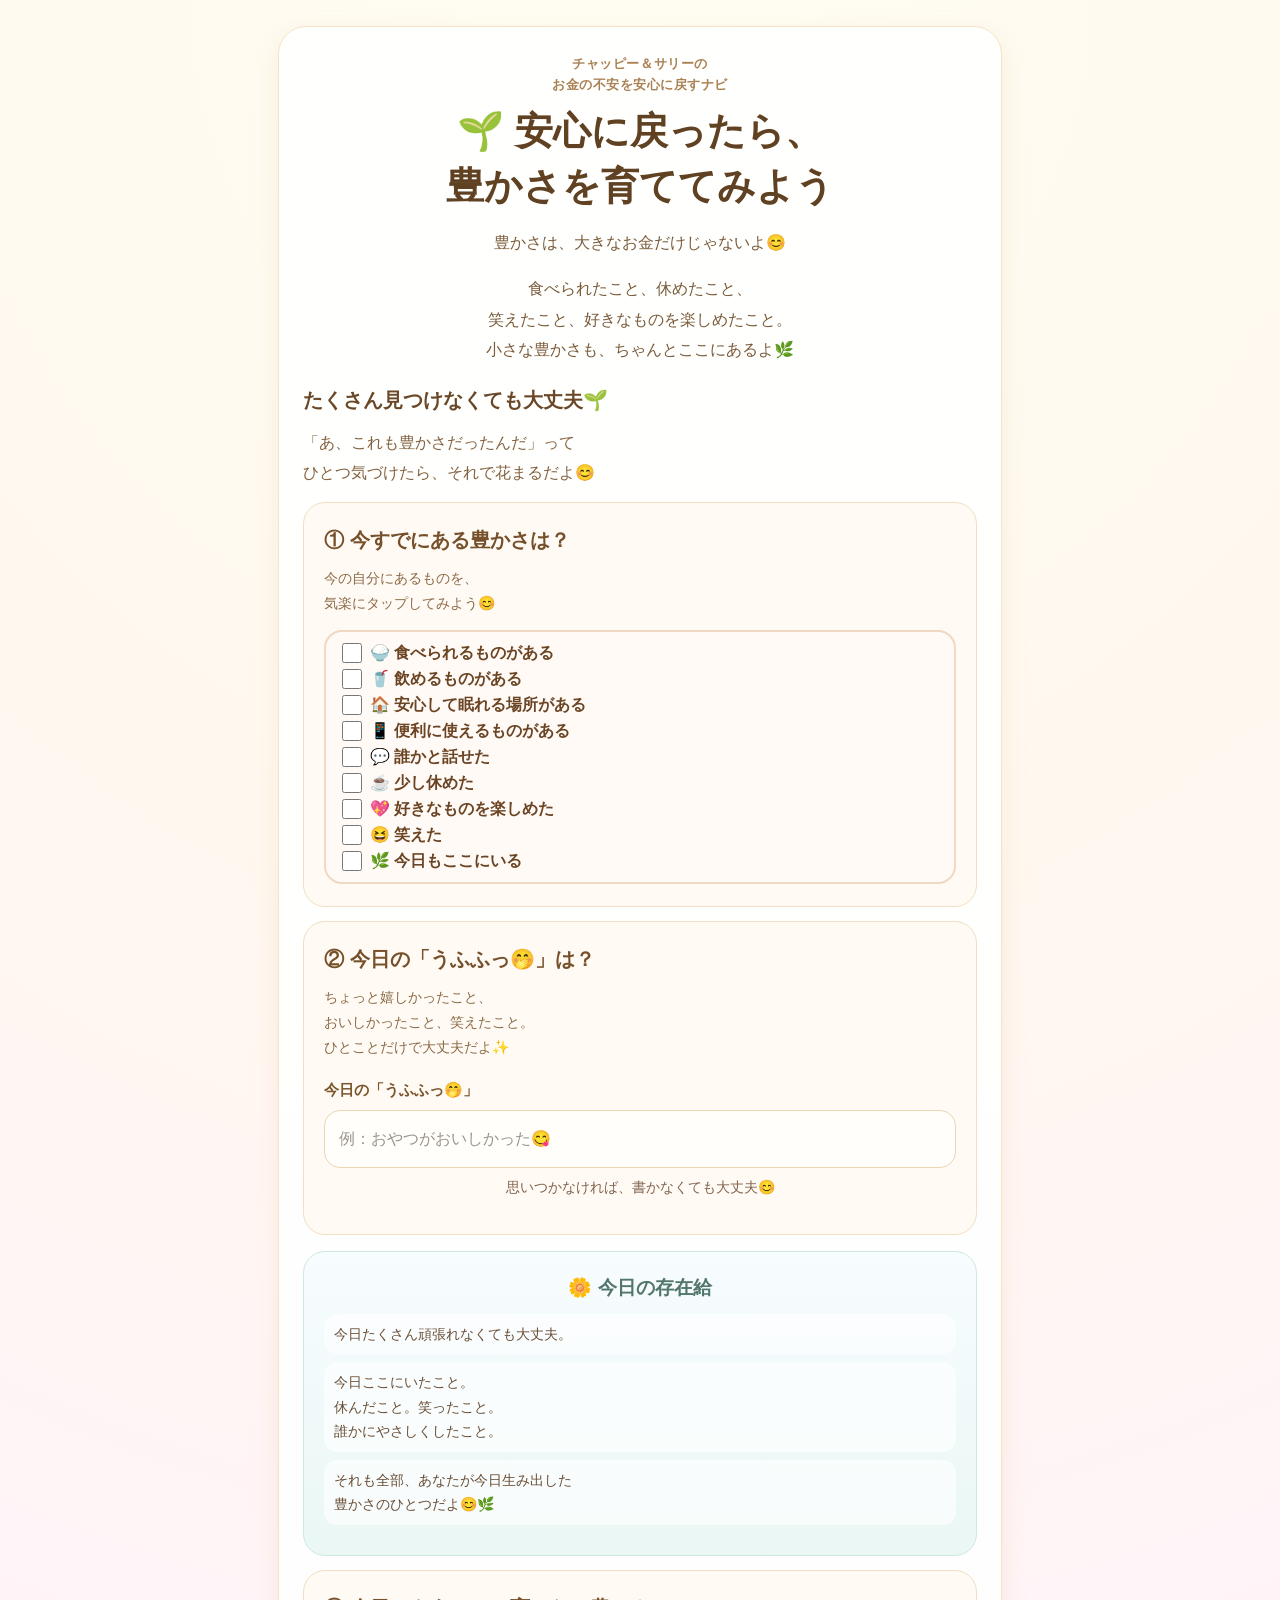
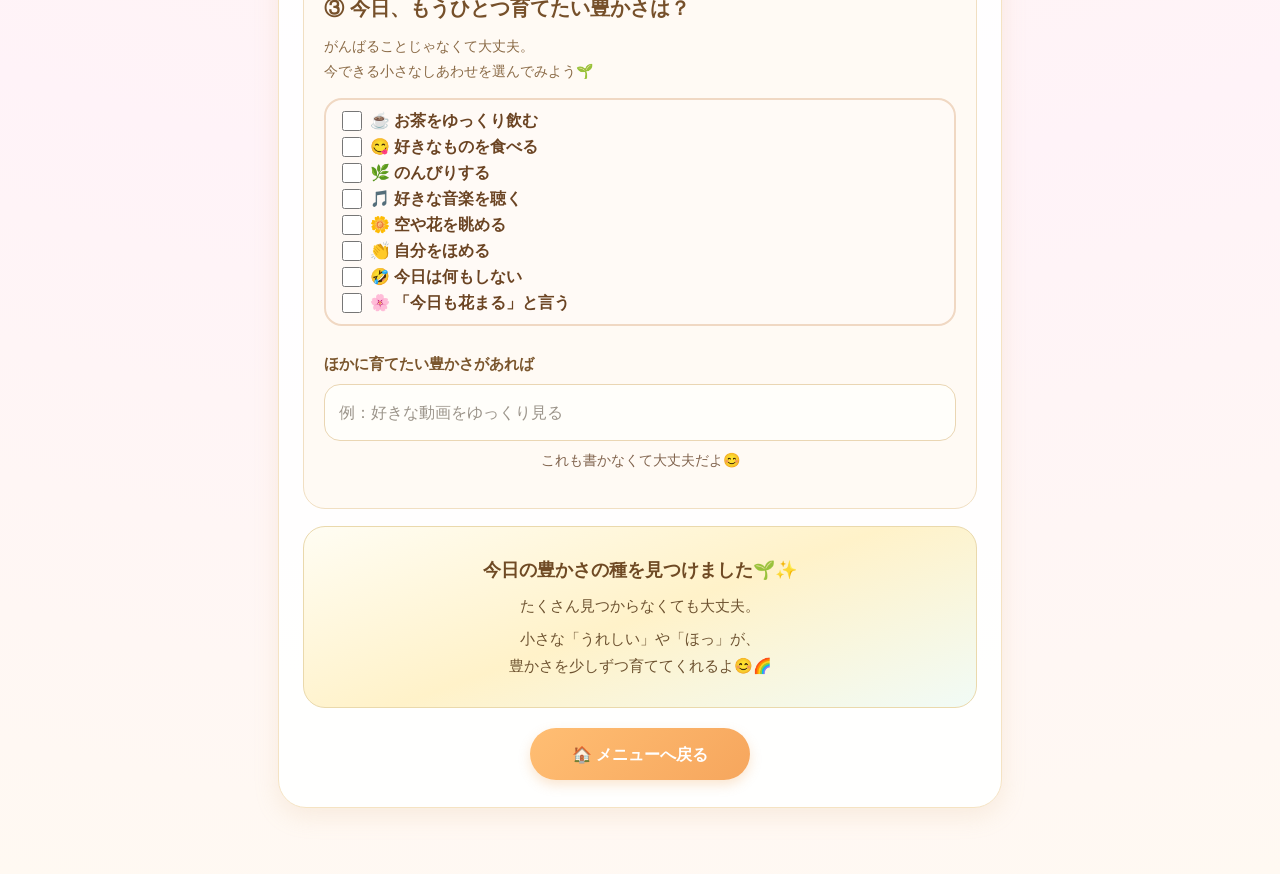
<file: abundance.html>
<!DOCTYPE html>
<html lang="ja">
<head>
  <meta charset="UTF-8">

  <meta
    name="viewport"
    content="width=device-width, initial-scale=1, viewport-fit=cover"
  >

  <title>
    豊かさを育ててみよう｜お金の不安を安心に戻すナビ
  </title>

  <meta
    name="description"
    content="安心に戻ったあと、今すでにある豊かさや今日の小さなしあわせに気づき、やさしく豊かさを育てるページです。"
  >

  <link rel="stylesheet" href="style.css">
  <link rel="stylesheet" href="pages.css">

  <script src="storage.js" defer></script>

  <style>
    .check-list {
      display: grid;
      gap: 0;
      margin-top: 14px;
      padding: 8px 14px;
      border: 2px solid #f0d8c3;
      border-radius: 18px;
      background: #fffaf6;
    }

    .check-item {
      display: flex;
      align-items: center;
      gap: 8px;
      width: 100%;
      margin: 0 !important;
      padding: 3px 2px !important;
      min-height: 0 !important;
      color: #6b4423;
      font-size: 16px;
      font-weight: 700;
      line-height: 1.25;
      cursor: pointer;
    }

    .check-item input {
      width: 20px;
      height: 20px;
      margin: 0 !important;
      flex-shrink: 0;
      accent-color: #e79b65;
    }

    .check-item:has(input:checked) {
      color: #c06e38;
    }

    .optional-area {
      margin-top: 24px;
    }

    .optional-note {
      margin-top: 8px;
      text-align: center;
      font-size: 14px;
      line-height: 1.6;
      color: #80634d;
    }
  </style>
</head>

<body>

  <div class="app">

    <main class="content-card">

      <!-- ページタイトル -->
      <header class="page-header">

        <p class="page-label">
          チャッピー＆サリーの<br>
          お金の不安を安心に戻すナビ
        </p>

        <h1 class="page-title">
          🌱 安心に戻ったら、<br>
          豊かさを育ててみよう
        </h1>

        <p class="section-text">
          豊かさは、大きなお金だけじゃないよ😊
        </p>

        <p class="section-text">
          食べられたこと、休めたこと、<br>
          笑えたこと、好きなものを楽しめたこと。<br>
          小さな豊かさも、ちゃんとここにあるよ🌿
        </p>

      </header>


      <!-- メッセージ -->
      <section class="message-box">

        <p class="main-message">
          たくさん見つけなくても大丈夫🌱
        </p>

        <p class="sub-message">
          「あ、これも豊かさだったんだ」って<br>
          ひとつ気づけたら、それで花まるだよ😊
        </p>

      </section>


      <!-- ① 今ある豊かさ -->
      <section class="work-block">

        <h2 class="work-title">
          ① 今すでにある豊かさは？
        </h2>

        <p class="mini-text">
          今の自分にあるものを、<br>
          気楽にタップしてみよう😊
        </p>

        <div class="check-list">

          <label class="check-item">
            <input
              type="checkbox"
              name="abundanceNow"
              value="食べられるものがある"
            >
            <span>🍚 食べられるものがある</span>
          </label>

          <label class="check-item">
            <input
              type="checkbox"
              name="abundanceNow"
              value="飲めるものがある"
            >
            <span>🥤 飲めるものがある</span>
          </label>

          <label class="check-item">
            <input
              type="checkbox"
              name="abundanceNow"
              value="安心して眠れる場所がある"
            >
            <span>🏠 安心して眠れる場所がある</span>
          </label>

          <label class="check-item">
            <input
              type="checkbox"
              name="abundanceNow"
              value="便利に使えるものがある"
            >
            <span>📱 便利に使えるものがある</span>
          </label>

          <label class="check-item">
            <input
              type="checkbox"
              name="abundanceNow"
              value="誰かと話せた"
            >
            <span>💬 誰かと話せた</span>
          </label>

          <label class="check-item">
            <input
              type="checkbox"
              name="abundanceNow"
              value="少し休めた"
            >
            <span>☕ 少し休めた</span>
          </label>

          <label class="check-item">
            <input
              type="checkbox"
              name="abundanceNow"
              value="好きなものを楽しめた"
            >
            <span>💖 好きなものを楽しめた</span>
          </label>

          <label class="check-item">
            <input
              type="checkbox"
              name="abundanceNow"
              value="笑えた"
            >
            <span>😆 笑えた</span>
          </label>

          <label class="check-item">
            <input
              type="checkbox"
              name="abundanceNow"
              value="今日もここにいる"
            >
            <span>🌿 今日もここにいる</span>
          </label>

        </div>

        <input
          type="hidden"
          id="abundanceNowChecks"
          value=""
        >

      </section>


      <!-- ② 今日のうふふっ -->
      <section class="work-block">

        <h2 class="work-title">
          ② 今日の「うふふっ🤭」は？
        </h2>

        <p class="mini-text">
          ちょっと嬉しかったこと、<br>
          おいしかったこと、笑えたこと。<br>
          ひとことだけで大丈夫だよ✨
        </p>

        <label for="todayUfufu">
          今日の「うふふっ🤭」
        </label>

        <input
          type="text"
          id="todayUfufu"
          placeholder="例：おやつがおいしかった😋"
        >

        <p class="optional-note">
          思いつかなければ、書かなくても大丈夫😊
        </p>

      </section>


      <!-- 存在給メッセージ -->
      <section class="hint-box">

        <h2 class="hint-title">
          🌼 今日の存在給
        </h2>

        <p>
          今日たくさん頑張れなくても大丈夫。
        </p>

        <p>
          今日ここにいたこと。<br>
          休んだこと。笑ったこと。<br>
          誰かにやさしくしたこと。
        </p>

        <p>
          それも全部、あなたが今日生み出した<br>
          豊かさのひとつだよ😊🌿
        </p>

      </section>


      <!-- ③ 育てたい豊かさ -->
      <section class="work-block">

        <h2 class="work-title">
          ③ 今日、もうひとつ育てたい豊かさは？
        </h2>

        <p class="mini-text">
          がんばることじゃなくて大丈夫。<br>
          今できる小さなしあわせを選んでみよう🌱
        </p>

        <div class="check-list">

          <label class="check-item">
            <input
              type="checkbox"
              name="abundanceNext"
              value="お茶をゆっくり飲む"
            >
            <span>☕ お茶をゆっくり飲む</span>
          </label>

          <label class="check-item">
            <input
              type="checkbox"
              name="abundanceNext"
              value="好きなものを食べる"
            >
            <span>😋 好きなものを食べる</span>
          </label>

          <label class="check-item">
            <input
              type="checkbox"
              name="abundanceNext"
              value="のんびりする"
            >
            <span>🌿 のんびりする</span>
          </label>

          <label class="check-item">
            <input
              type="checkbox"
              name="abundanceNext"
              value="好きな音楽を聴く"
            >
            <span>🎵 好きな音楽を聴く</span>
          </label>

          <label class="check-item">
            <input
              type="checkbox"
              name="abundanceNext"
              value="空や花を眺める"
            >
            <span>🌼 空や花を眺める</span>
          </label>

          <label class="check-item">
            <input
              type="checkbox"
              name="abundanceNext"
              value="自分をほめる"
            >
            <span>👏 自分をほめる</span>
          </label>

          <label class="check-item">
            <input
              type="checkbox"
              name="abundanceNext"
              value="今日は何もしない"
            >
            <span>🤣 今日は何もしない</span>
          </label>

          <label class="check-item">
            <input
              type="checkbox"
              name="abundanceNext"
              value="今日も花まると言う"
            >
            <span>🌸 「今日も花まる」と言う</span>
          </label>

        </div>

        <input
          type="hidden"
          id="abundanceNextChecks"
          value=""
        >


        <div class="optional-area">

          <label for="abundanceOther">
            ほかに育てたい豊かさがあれば
          </label>

          <input
            type="text"
            id="abundanceOther"
            placeholder="例：好きな動画をゆっくり見る"
          >

          <p class="optional-note">
            これも書かなくて大丈夫だよ😊
          </p>

        </div>

      </section>


      <!-- 終わりのメッセージ -->
      <section class="complete-box">

        <p class="complete-main">
          今日の豊かさの種を見つけました🌱✨
        </p>

        <p>
          たくさん見つからなくても大丈夫。
        </p>

        <p>
          小さな「うれしい」や「ほっ」が、<br>
          豊かさを少しずつ育ててくれるよ😊🌈
        </p>

      </section>


      <!-- ページ移動 -->
      <div class="page-buttons">

        <a
          href="index.html"
          class="back-home-btn"
        >
          🏠 メニューへ戻る
        </a>

      </div>

    </main>

  </div>


  <!-- チェック内容を保存用の欄へまとめる -->
  <script>
    "use strict";

    document.addEventListener(
      "DOMContentLoaded",
      () => {

        setupCheckGroup(
          "abundanceNow",
          "abundanceNowChecks"
        );

        setupCheckGroup(
          "abundanceNext",
          "abundanceNextChecks"
        );

      }
    );


    function setupCheckGroup(
      checkboxName,
      hiddenFieldId
    ) {

      const checkboxes =
        document.querySelectorAll(
          `input[name="${checkboxName}"]`
        );

      const savedField =
        document.getElementById(
          hiddenFieldId
        );


      if (!savedField) {
        return;
      }


      function restoreChecks() {

        const savedValues =
          savedField.value
            .split("、")
            .map(
              value => value.trim()
            )
            .filter(Boolean);


        checkboxes.forEach(
          checkbox => {

            checkbox.checked =
              savedValues.includes(
                checkbox.value
              );

          }
        );
      }


      function updateSavedField() {

        const selectedValues =
          Array.from(checkboxes)
            .filter(
              checkbox =>
                checkbox.checked
            )
            .map(
              checkbox =>
                checkbox.value
            );


        savedField.value =
          selectedValues.join("、");


        savedField.dispatchEvent(
          new Event(
            "input",
            {
              bubbles: true
            }
          )
        );


        if (
          typeof window.saveData === "function"
        ) {
          window.saveData(false);
        }
      }


      checkboxes.forEach(
        checkbox => {

          checkbox.addEventListener(
            "change",
            updateSavedField
          );

        }
      );


      restoreChecks();
    }
  </script>

</body>
</html>
</file>
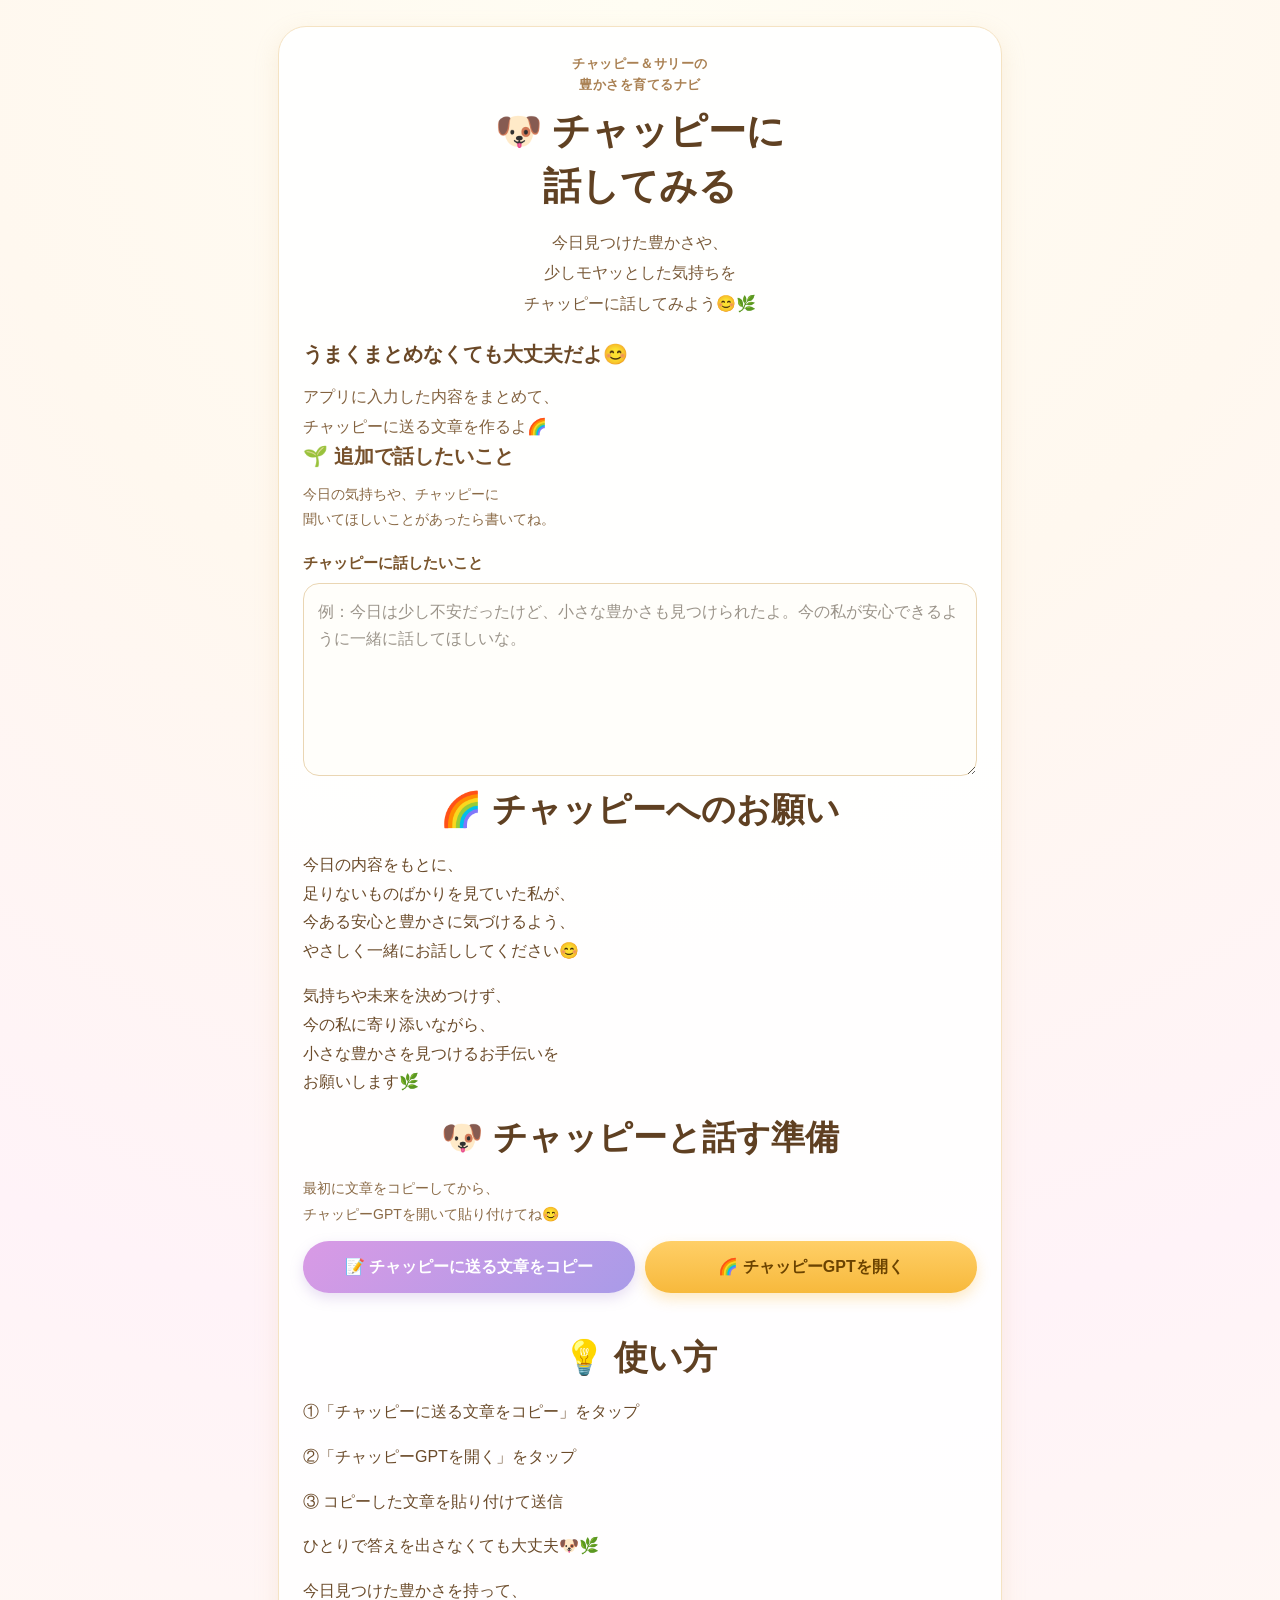
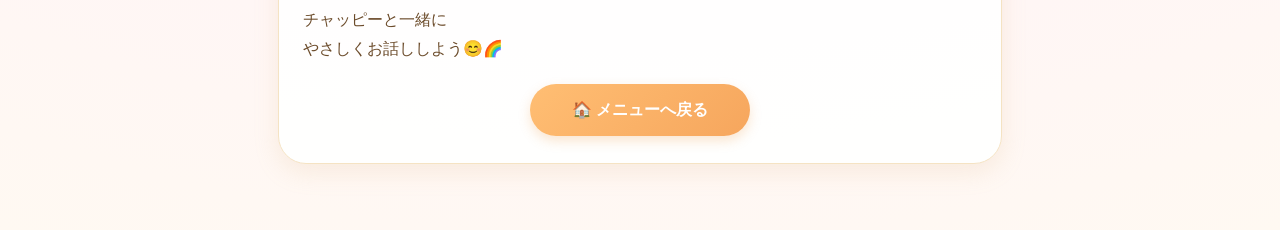
<file: chat.html>
<!DOCTYPE html>
<html lang="ja">
<head>
  <meta charset="UTF-8">

  <meta
    name="viewport"
    content="width=device-width, initial-scale=1, viewport-fit=cover"
  >

  <title>チャッピーに話してみる｜豊かさを育てるナビ</title>

  <meta
    name="description"
    content="今日見つけた豊かさや気持ちを文章にまとめて、チャッピーGPTに相談するためのページです。"
  >

  <link rel="stylesheet" href="style.css">

  <script src="storage.js" defer></script>
</head>

<body>

  <div class="app">

    <main class="content-card chat-card">

      <!-- ページタイトル -->
      <header class="page-header">

        <p class="page-label">
          チャッピー＆サリーの<br>
          豊かさを育てるナビ
        </p>

        <h1 class="page-title">
          🐶 チャッピーに<br>
          話してみる
        </h1>

        <p class="section-text">
          今日見つけた豊かさや、<br>
          少しモヤッとした気持ちを<br>
          チャッピーに話してみよう😊🌿
        </p>

      </header>


      <!-- チャッピーからのメッセージ -->
      <section class="chat-message-box">

        <p class="main-message">
          うまくまとめなくても大丈夫だよ😊
        </p>

        <p class="sub-message">
          アプリに入力した内容をまとめて、<br>
          チャッピーに送る文章を作るよ🌈
        </p>

      </section>


      <!-- 追加で話したいこと -->
      <section class="work-block">

        <h2 class="work-title">
          🌱 追加で話したいこと
        </h2>

        <p class="mini-text">
          今日の気持ちや、チャッピーに<br>
          聞いてほしいことがあったら書いてね。
        </p>

        <label for="chatExtra">
          チャッピーに話したいこと
        </label>

        <textarea
          id="chatExtra"
          rows="6"
          placeholder="例：今日は少し不安だったけど、小さな豊かさも見つけられたよ。今の私が安心できるように一緒に話してほしいな。"
        ></textarea>

      </section>


      <!-- チャッピーへのお願い -->
      <section class="chat-prompt-box">

        <h2 class="chat-prompt-title">
          🌈 チャッピーへのお願い
        </h2>

        <p>
          今日の内容をもとに、<br>
          足りないものばかりを見ていた私が、<br>
          今ある安心と豊かさに気づけるよう、<br>
          やさしく一緒にお話ししてください😊
        </p>

        <p>
          気持ちや未来を決めつけず、<br>
          今の私に寄り添いながら、<br>
          小さな豊かさを見つけるお手伝いを<br>
          お願いします🌿
        </p>

      </section>


      <!-- コピーとチャッピーGPT -->
      <section class="action-section">

        <h2 class="action-title">
          🐶 チャッピーと話す準備
        </h2>

        <p class="mini-text">
          最初に文章をコピーしてから、<br>
          チャッピーGPTを開いて貼り付けてね😊
        </p>

        <div class="action-buttons">

          <button
            id="copyForChappyBtn"
            class="chat-btn"
            type="button"
          >
            📝 チャッピーに送る文章をコピー
          </button>

          <a
            id="openChappyBtn"
            class="main-btn"
            href="#"
            target="_blank"
            rel="noopener noreferrer"
          >
            🌈 チャッピーGPTを開く
          </a>

        </div>

        <div
          id="chatNoticeMessage"
          class="notice-message"
          aria-live="polite"
        ></div>

      </section>


      <!-- 使い方 -->
      <section class="hint-box">

        <h2 class="hint-title">
          💡 使い方
        </h2>

        <p>
          ①「チャッピーに送る文章をコピー」をタップ
        </p>

        <p>
          ②「チャッピーGPTを開く」をタップ
        </p>

        <p>
          ③ コピーした文章を貼り付けて送信
        </p>

      </section>


      <!-- 終わりのメッセージ -->
      <section class="complete-box">

        <p class="complete-main">
          ひとりで答えを出さなくても大丈夫🐶🌿
        </p>

        <p>
          今日見つけた豊かさを持って、<br>
          チャッピーと一緒に<br>
          やさしくお話ししよう😊🌈
        </p>

      </section>


      <!-- ページ移動ボタン -->
      <div class="page-buttons">

        <a
          href="index.html"
          class="back-home-btn"
        >
          🏠 メニューへ戻る
        </a>

      </div>

    </main>

  </div>

</body>
</html>
</file>
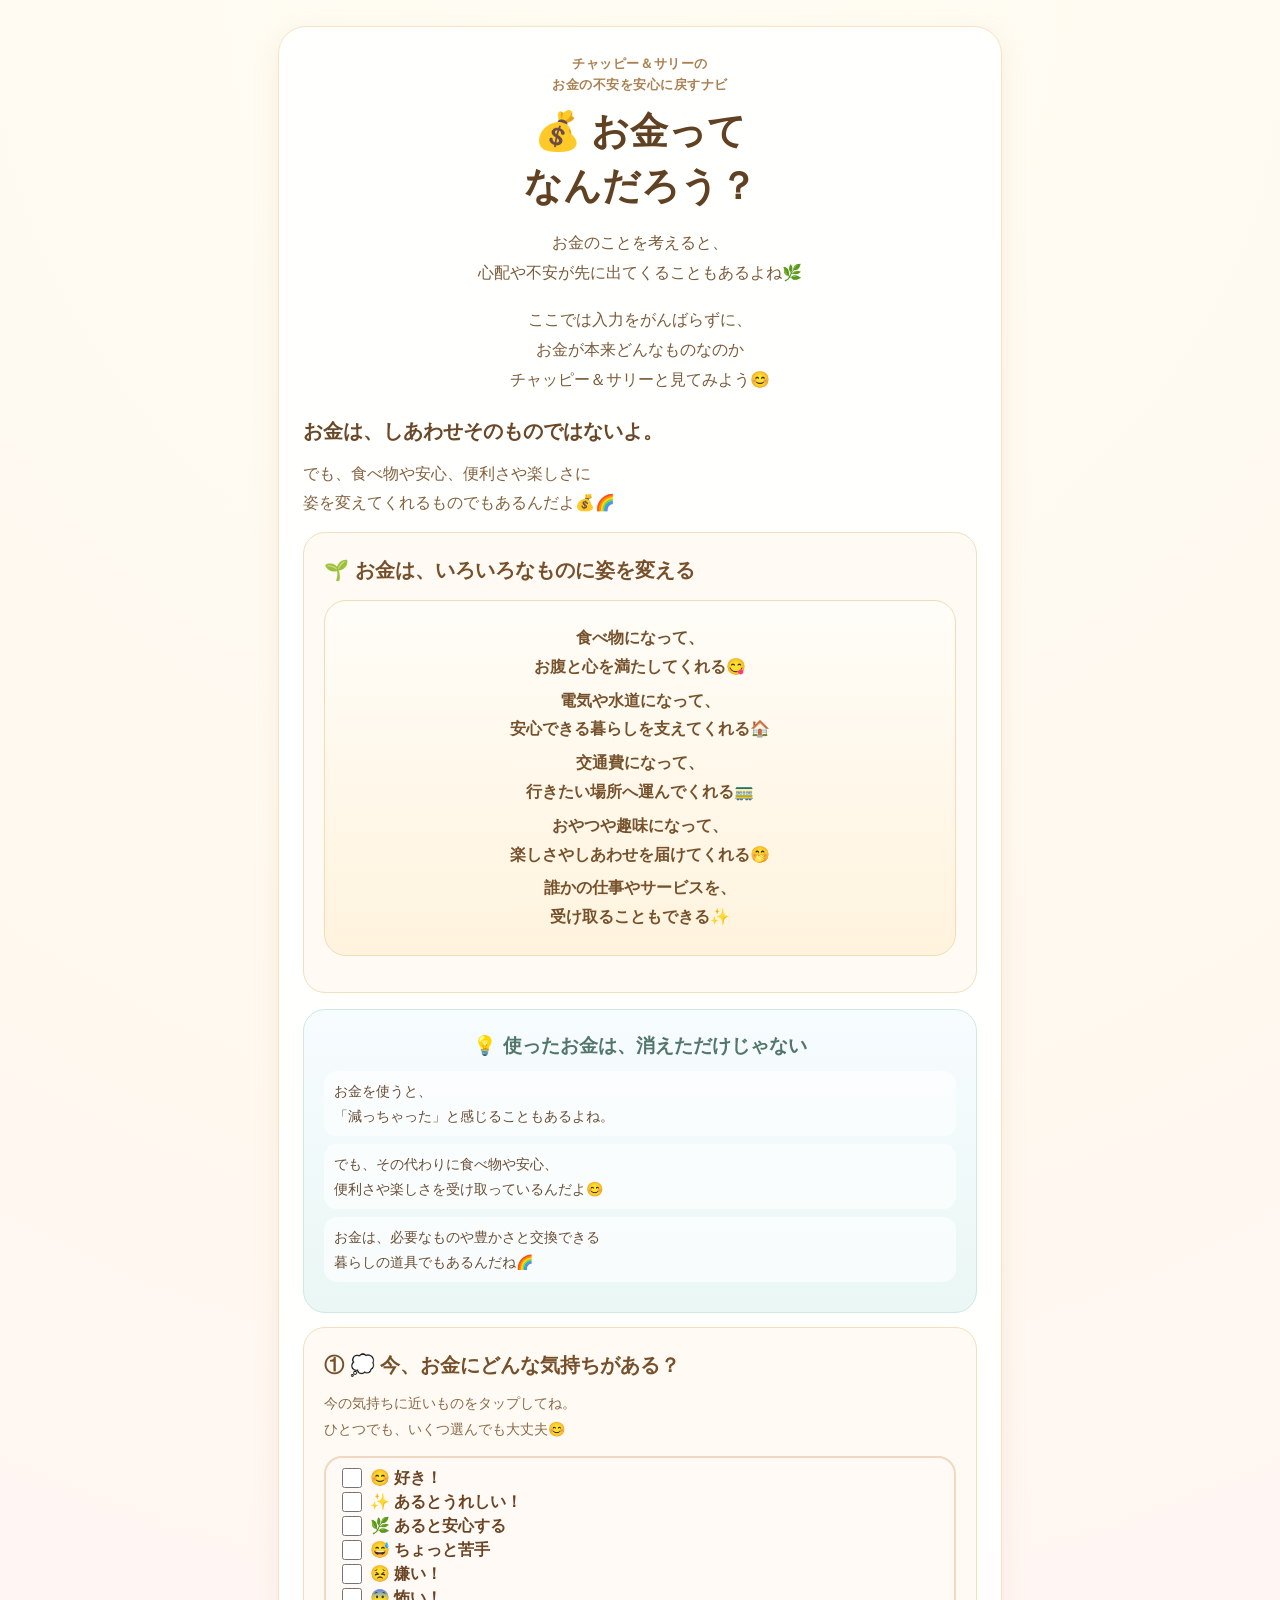
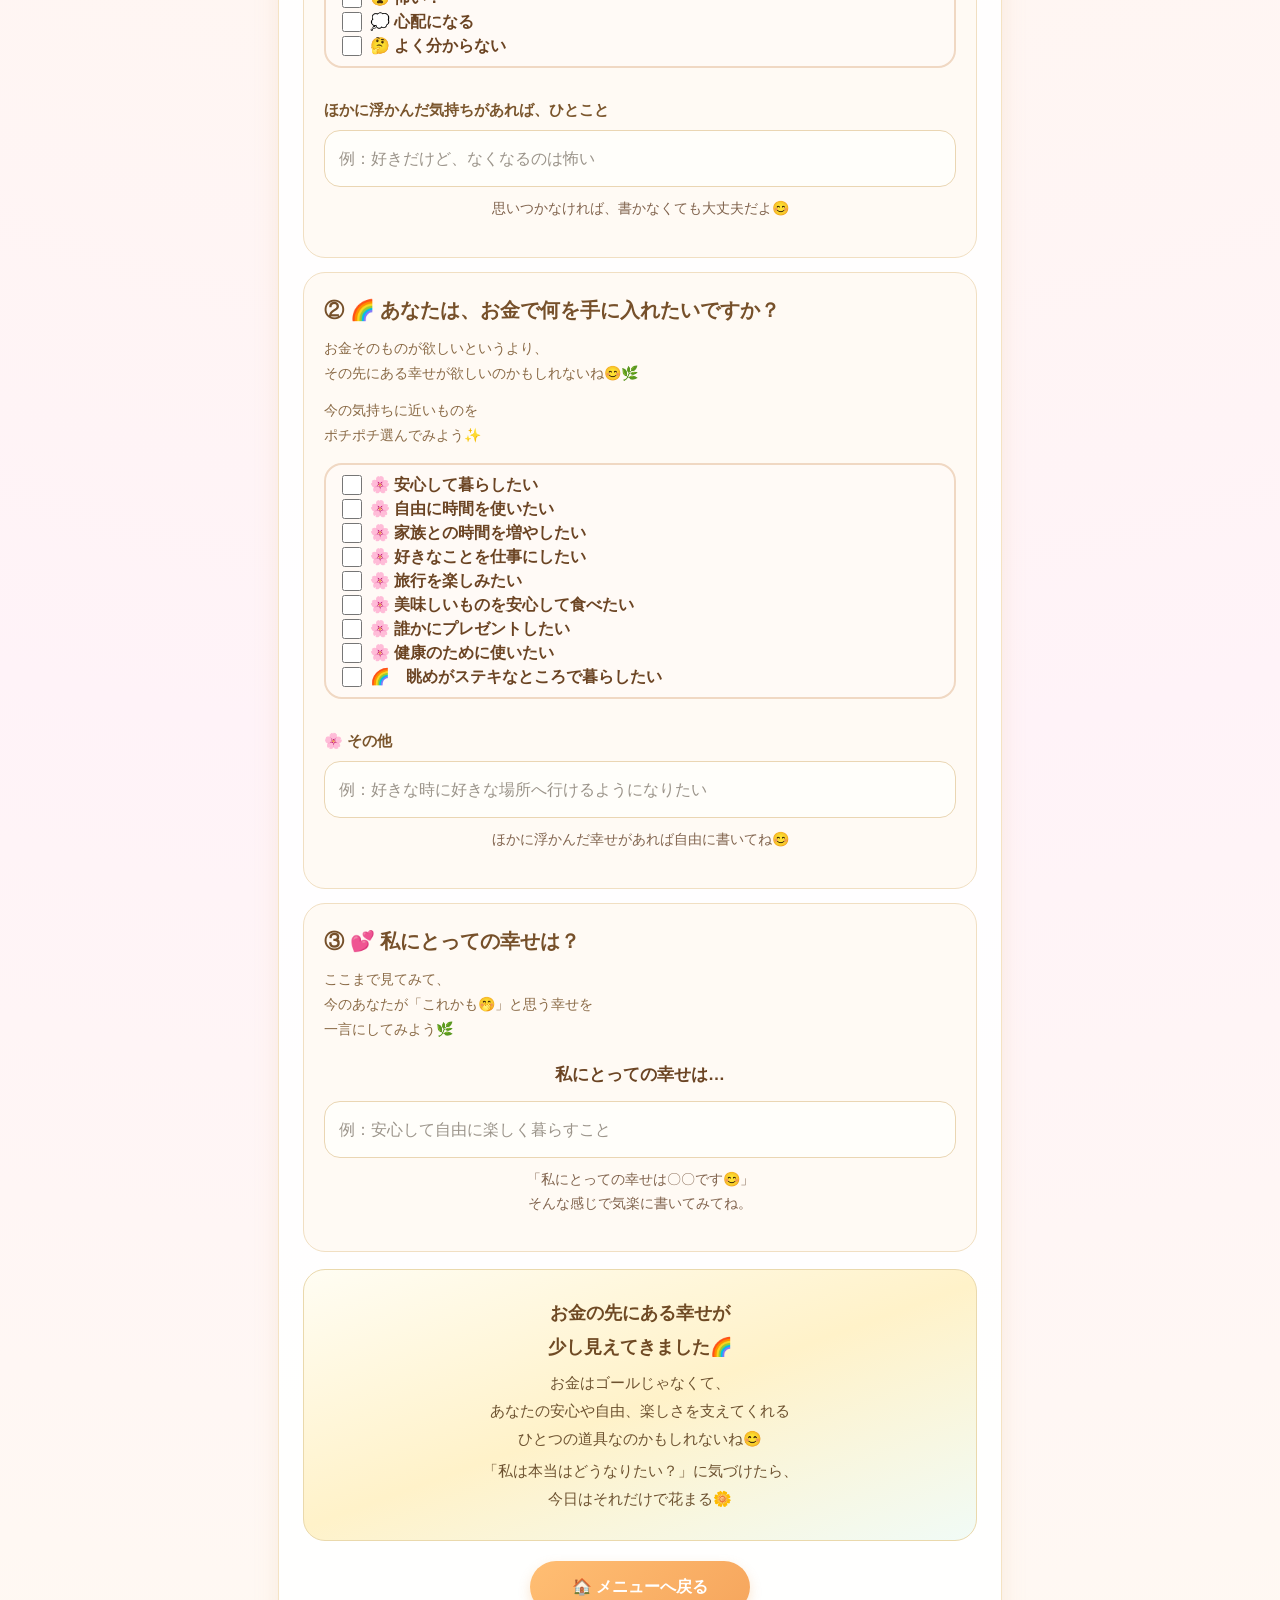
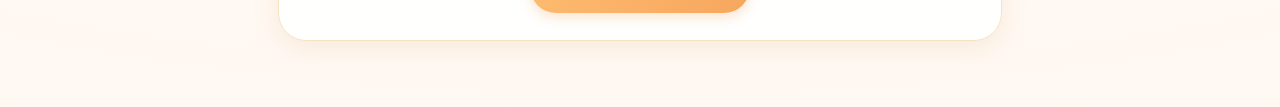
<file: money-about.html>
<!DOCTYPE html>
<html lang="ja">
<head>
  <meta charset="UTF-8">

  <meta
    name="viewport"
    content="width=device-width, initial-scale=1, viewport-fit=cover"
  >

  <title>
    お金ってなんだろう？｜お金の不安を安心に戻すナビ
  </title>

  <meta
    name="description"
    content="お金の本来の役割をやさしく知り、今のお金への気持ちや、その先にある本当の幸せに気づくページです。"
  >

  <link rel="stylesheet" href="style.css">
  <link rel="stylesheet" href="pages.css">

  <script src="storage.js" defer></script>

  <style>
    .money-feeling-list,
    .money-goal-list {
      display: grid;
      gap: 0;
      margin-top: 14px;
      padding: 8px 14px;
      border: 2px solid #f0d8c3;
      border-radius: 18px;
      background: #fffaf6;
    }

    .money-feeling-item,
    .money-goal-item {
      display: flex;
      align-items: center;
      gap: 8px;
      width: 100%;
      margin: 0 !important;
      padding: 2px 2px !important;
      min-height: 0 !important;
      color: #6b4423;
      font-size: 16px;
      font-weight: 700;
      line-height: 1.2;
      cursor: pointer;
    }

    .money-feeling-item:active,
    .money-goal-item:active {
      opacity: 0.7;
    }

    .money-feeling-item input,
    .money-goal-item input {
      width: 20px;
      height: 20px;
      margin: 0 !important;
      flex-shrink: 0;
      accent-color: #e79b65;
    }

    .money-feeling-item:has(input:checked),
    .money-goal-item:has(input:checked) {
      color: #c06e38;
    }

    .optional-area {
      margin-top: 28px;
    }

    .optional-note {
      margin-top: 10px;
      text-align: center;
      font-size: 14px;
      line-height: 1.7;
      color: #80634d;
    }

    .happiness-input-wrap {
      margin-top: 18px;
    }

    .happiness-label {
      display: block;
      margin-bottom: 10px;
      text-align: center;
      font-size: 17px;
      font-weight: 700;
      color: #6b4423;
    }

    .happiness-input {
      width: 100%;
      padding: 14px 16px;
      border: 2px solid #f0d8c3;
      border-radius: 16px;
      background: #fffdfb;
      font-size: 16px;
      color: #6b4423;
      box-sizing: border-box;
    }

    .happiness-input:focus {
      outline: none;
      border-color: #e79b65;
    }
  </style>
</head>

<body>

  <div class="app">

    <main class="content-card">

      <!-- ページタイトル -->
      <header class="page-header">

        <p class="page-label">
          チャッピー＆サリーの<br>
          お金の不安を安心に戻すナビ
        </p>

        <h1 class="page-title">
          💰 お金って<br>
          なんだろう？
        </h1>

        <p class="section-text">
          お金のことを考えると、<br>
          心配や不安が先に出てくることもあるよね🌿
        </p>

        <p class="section-text">
          ここでは入力をがんばらずに、<br>
          お金が本来どんなものなのか<br>
          チャッピー＆サリーと見てみよう😊
        </p>

      </header>


      <!-- お金について -->
      <section class="message-box">

        <p class="main-message">
          お金は、しあわせそのものではないよ。
        </p>

        <p class="sub-message">
          でも、食べ物や安心、便利さや楽しさに<br>
          姿を変えてくれるものでもあるんだよ💰🌈
        </p>

      </section>


      <!-- お金が姿を変える例 -->
      <section class="work-block">

        <h2 class="work-title">
          🌱 お金は、いろいろなものに姿を変える
        </h2>

        <div class="example-box">

          <p>
            食べ物になって、<br>
            お腹と心を満たしてくれる😋
          </p>

          <p>
            電気や水道になって、<br>
            安心できる暮らしを支えてくれる🏠
          </p>

          <p>
            交通費になって、<br>
            行きたい場所へ運んでくれる🚃
          </p>

          <p>
            おやつや趣味になって、<br>
            楽しさやしあわせを届けてくれる🤭
          </p>

          <p>
            誰かの仕事やサービスを、<br>
            受け取ることもできる✨
          </p>

        </div>

      </section>


      <!-- お金への見方 -->
      <section class="hint-box">

        <h2 class="hint-title">
          💡 使ったお金は、消えただけじゃない
        </h2>

        <p>
          お金を使うと、<br>
          「減っちゃった」と感じることもあるよね。
        </p>

        <p>
          でも、その代わりに食べ物や安心、<br>
          便利さや楽しさを受け取っているんだよ😊
        </p>

        <p>
          お金は、必要なものや豊かさと交換できる<br>
          暮らしの道具でもあるんだね🌈
        </p>

      </section>


      <!-- ① お金への気持ち -->
      <section class="work-block">

        <h2 class="work-title">
          ① 💭 今、お金にどんな気持ちがある？
        </h2>

        <p class="mini-text">
          今の気持ちに近いものをタップしてね。<br>
          ひとつでも、いくつ選んでも大丈夫😊
        </p>

        <div class="money-feeling-list">

          <label class="money-feeling-item">
            <input
              type="checkbox"
              name="moneyFeeling"
              value="好き"
            >
            <span>😊 好き！</span>
          </label>

          <label class="money-feeling-item">
            <input
              type="checkbox"
              name="moneyFeeling"
              value="あるとうれしい"
            >
            <span>✨ あるとうれしい！</span>
          </label>

          <label class="money-feeling-item">
            <input
              type="checkbox"
              name="moneyFeeling"
              value="あると安心する"
            >
            <span>🌿 あると安心する</span>
          </label>

          <label class="money-feeling-item">
            <input
              type="checkbox"
              name="moneyFeeling"
              value="ちょっと苦手"
            >
            <span>😅 ちょっと苦手</span>
          </label>

          <label class="money-feeling-item">
            <input
              type="checkbox"
              name="moneyFeeling"
              value="嫌い"
            >
            <span>😣 嫌い！</span>
          </label>

          <label class="money-feeling-item">
            <input
              type="checkbox"
              name="moneyFeeling"
              value="怖い"
            >
            <span>😨 怖い！</span>
          </label>

          <label class="money-feeling-item">
            <input
              type="checkbox"
              name="moneyFeeling"
              value="心配になる"
            >
            <span>💭 心配になる</span>
          </label>

          <label class="money-feeling-item">
            <input
              type="checkbox"
              name="moneyFeeling"
              value="よく分からない"
            >
            <span>🤔 よく分からない</span>
          </label>

        </div>

        <input
          type="hidden"
          id="moneyFeelingChecks"
          value=""
        >

        <div class="optional-area">

          <label for="moneyFeelingOther">
            ほかに浮かんだ気持ちがあれば、ひとこと
          </label>

          <input
            type="text"
            id="moneyFeelingOther"
            placeholder="例：好きだけど、なくなるのは怖い"
          >

          <p class="optional-note">
            思いつかなければ、書かなくても大丈夫だよ😊
          </p>

        </div>

      </section>


      <!-- ② お金で何を手に入れたい？ -->
      <section class="work-block">

        <h2 class="work-title">
          ② 🌈 あなたは、お金で何を手に入れたいですか？
        </h2>

        <p class="mini-text">
          お金そのものが欲しいというより、<br>
          その先にある幸せが欲しいのかもしれないね😊🌿
        </p>

        <p class="mini-text">
          今の気持ちに近いものを<br>
          ポチポチ選んでみよう✨
        </p>

        <div class="money-goal-list">

          <label class="money-goal-item">
            <input
              type="checkbox"
              name="moneyGoal"
              value="安心して暮らしたい"
            >
            <span>🌸 安心して暮らしたい</span>
          </label>

          <label class="money-goal-item">
            <input
              type="checkbox"
              name="moneyGoal"
              value="自由に時間を使いたい"
            >
            <span>🌸 自由に時間を使いたい</span>
          </label>

          <label class="money-goal-item">
            <input
              type="checkbox"
              name="moneyGoal"
              value="家族との時間を増やしたい"
            >
            <span>🌸 家族との時間を増やしたい</span>
          </label>

          <label class="money-goal-item">
            <input
              type="checkbox"
              name="moneyGoal"
              value="好きなことを仕事にしたい"
            >
            <span>🌸 好きなことを仕事にしたい</span>
          </label>

          <label class="money-goal-item">
            <input
              type="checkbox"
              name="moneyGoal"
              value="旅行を楽しみたい"
            >
            <span>🌸 旅行を楽しみたい</span>
          </label>

          <label class="money-goal-item">
            <input
              type="checkbox"
              name="moneyGoal"
              value="美味しいものを安心して食べたい"
            >
            <span>🌸 美味しいものを安心して食べたい</span>
          </label>

          <label class="money-goal-item">
            <input
              type="checkbox"
              name="moneyGoal"
              value="誰かにプレゼントしたい"
            >
            <span>🌸 誰かにプレゼントしたい</span>
          </label>

          <label class="money-goal-item">
            <input
              type="checkbox"
              name="moneyGoal"
              value="健康のために使いたい"
            >
            <span>🌸 健康のために使いたい</span>
          </label>

          <label class="money-goal-item">
            <input
              type="checkbox"
              name="moneyGoal"
              value="眺めがステキなところで暮らしたい"
            >
            <span>🌈　眺めがステキなところで暮らしたい</span>
          </label>

        </div>

        <input
          type="hidden"
          id="moneyGoalChecks"
          value=""
        >

        <div class="optional-area">

          <label for="moneyGoalOther">
            🌸 その他
          </label>

          <input
            type="text"
            id="moneyGoalOther"
            placeholder="例：好きな時に好きな場所へ行けるようになりたい"
          >

          <p class="optional-note">
            ほかに浮かんだ幸せがあれば自由に書いてね😊
          </p>

        </div>

      </section>


      <!-- ③ 私にとっての幸せ -->
      <section class="work-block">

        <h2 class="work-title">
          ③ 💕 私にとっての幸せは？
        </h2>

        <p class="mini-text">
          ここまで見てみて、<br>
          今のあなたが「これかも🤭」と思う幸せを<br>
          一言にしてみよう🌿
        </p>

        <div class="happiness-input-wrap">

          <label
            for="myHappiness"
            class="happiness-label"
          >
            私にとっての幸せは…
          </label>

          <input
            type="text"
            id="myHappiness"
            class="happiness-input"
            placeholder="例：安心して自由に楽しく暮らすこと"
          >

          <p class="optional-note">
            「私にとっての幸せは〇〇です😊」<br>
            そんな感じで気楽に書いてみてね。
          </p>

        </div>

      </section>


      <!-- 終わりのメッセージ -->
      <section class="complete-box">

        <p class="complete-main">
          お金の先にある幸せが<br>
          少し見えてきました🌈
        </p>

        <p>
          お金はゴールじゃなくて、<br>
          あなたの安心や自由、楽しさを支えてくれる<br>
          ひとつの道具なのかもしれないね😊
        </p>

        <p>
          「私は本当はどうなりたい？」に気づけたら、<br>
          今日はそれだけで花まる🌼
        </p>

      </section>


      <!-- ページ移動ボタン -->
      <div class="page-buttons">

        <a
          href="index.html"
          class="back-home-btn"
        >
          🏠 メニューへ戻る
        </a>

      </div>

    </main>

  </div>


  <!-- チェック内容を保存用の欄へまとめる -->
  <script>
    "use strict";

    document.addEventListener(
      "DOMContentLoaded",
      () => {

        setupCheckGroup(
          "moneyFeeling",
          "moneyFeelingChecks"
        );

        setupCheckGroup(
          "moneyGoal",
          "moneyGoalChecks"
        );

      }
    );


    function setupCheckGroup(
      checkboxName,
      hiddenFieldId
    ) {

      const checkboxes =
        document.querySelectorAll(
          `input[name="${checkboxName}"]`
        );

      const savedField =
        document.getElementById(
          hiddenFieldId
        );

      if (!savedField) {
        return;
      }


      function restoreChecks() {

        const savedValues =
          savedField.value
            .split("、")
            .map(
              value => value.trim()
            )
            .filter(Boolean);

        checkboxes.forEach(
          checkbox => {

            checkbox.checked =
              savedValues.includes(
                checkbox.value
              );

          }
        );
      }


      function updateSavedField() {

        const selectedValues =
          Array.from(checkboxes)
            .filter(
              checkbox =>
                checkbox.checked
            )
            .map(
              checkbox =>
                checkbox.value
            );

        savedField.value =
          selectedValues.join("、");

        savedField.dispatchEvent(
          new Event(
            "input",
            {
              bubbles: true
            }
          )
        );

        if (
          typeof window.saveData === "function"
        ) {
          window.saveData(false);
        }
      }


      checkboxes.forEach(
        checkbox => {

          checkbox.addEventListener(
            "change",
            updateSavedField
          );

        }
      );

      restoreChecks();
    }
  </script>

</body>
</html>
</file>
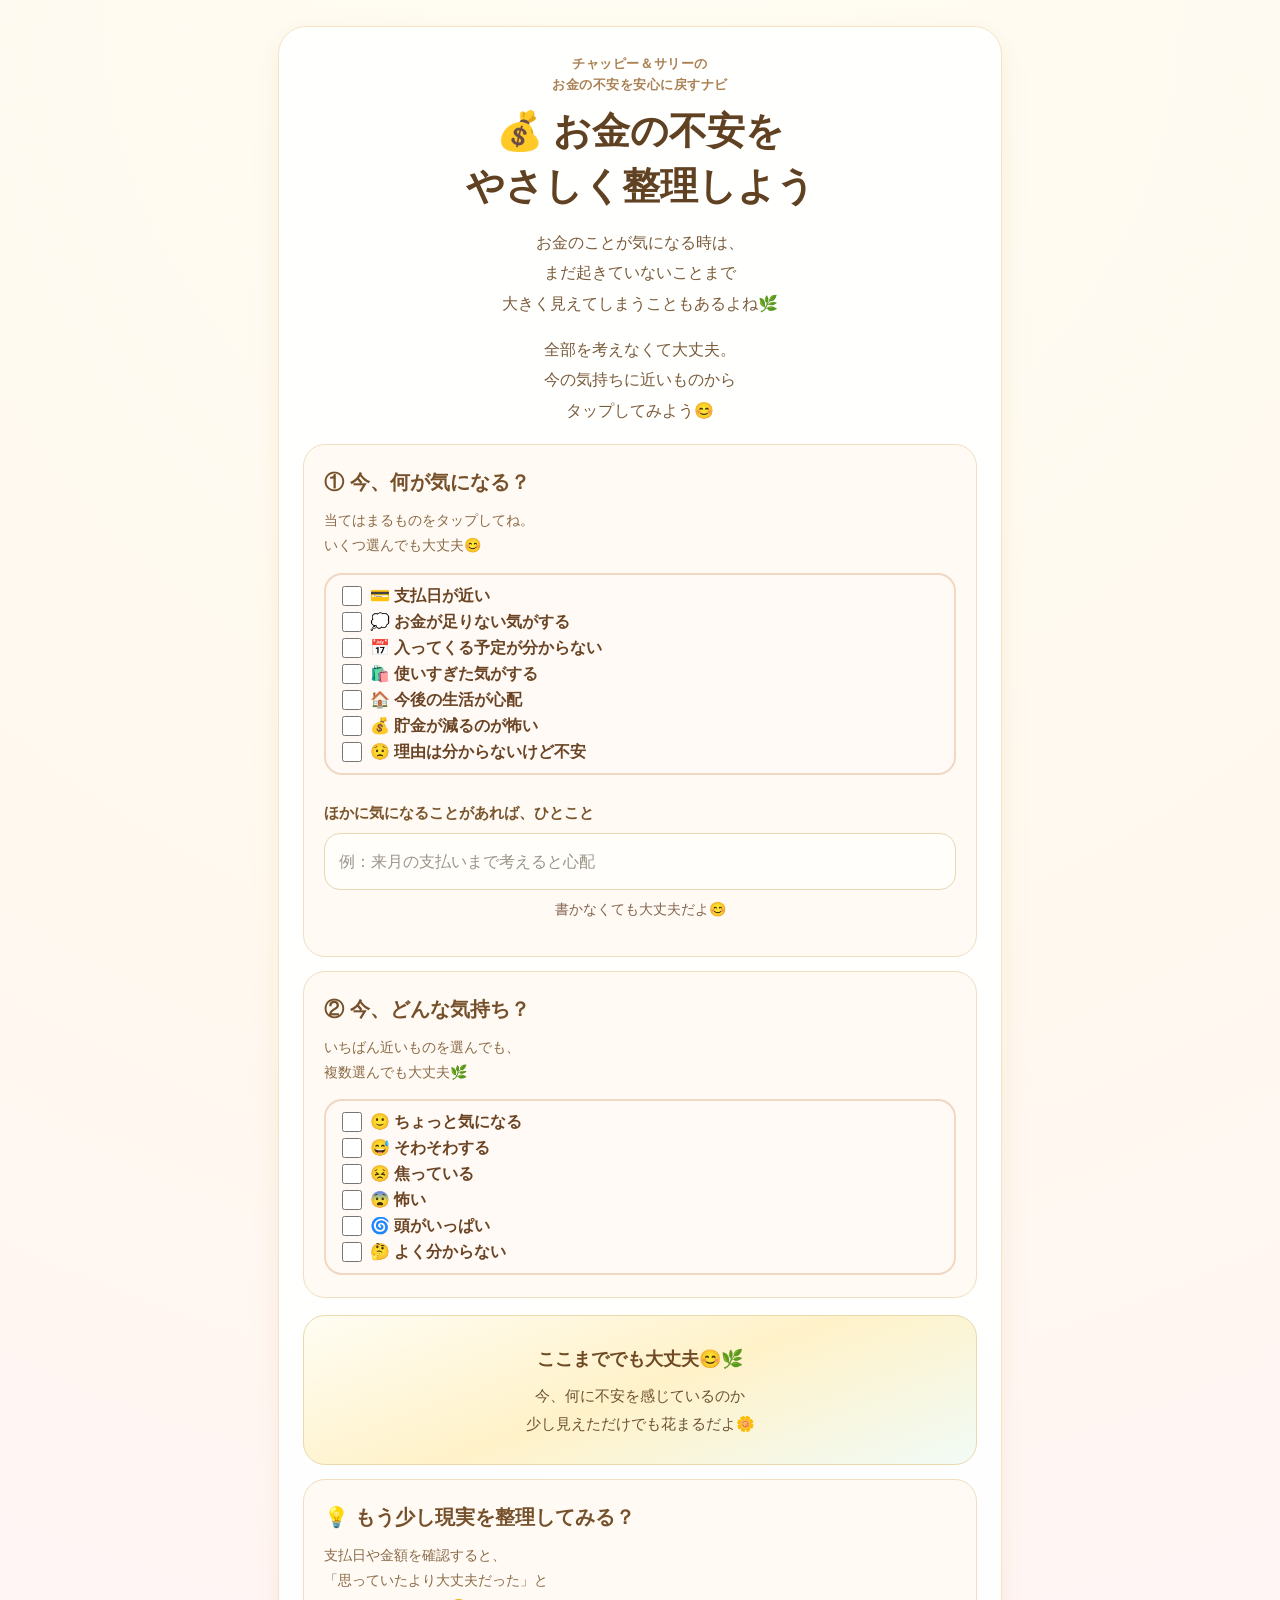
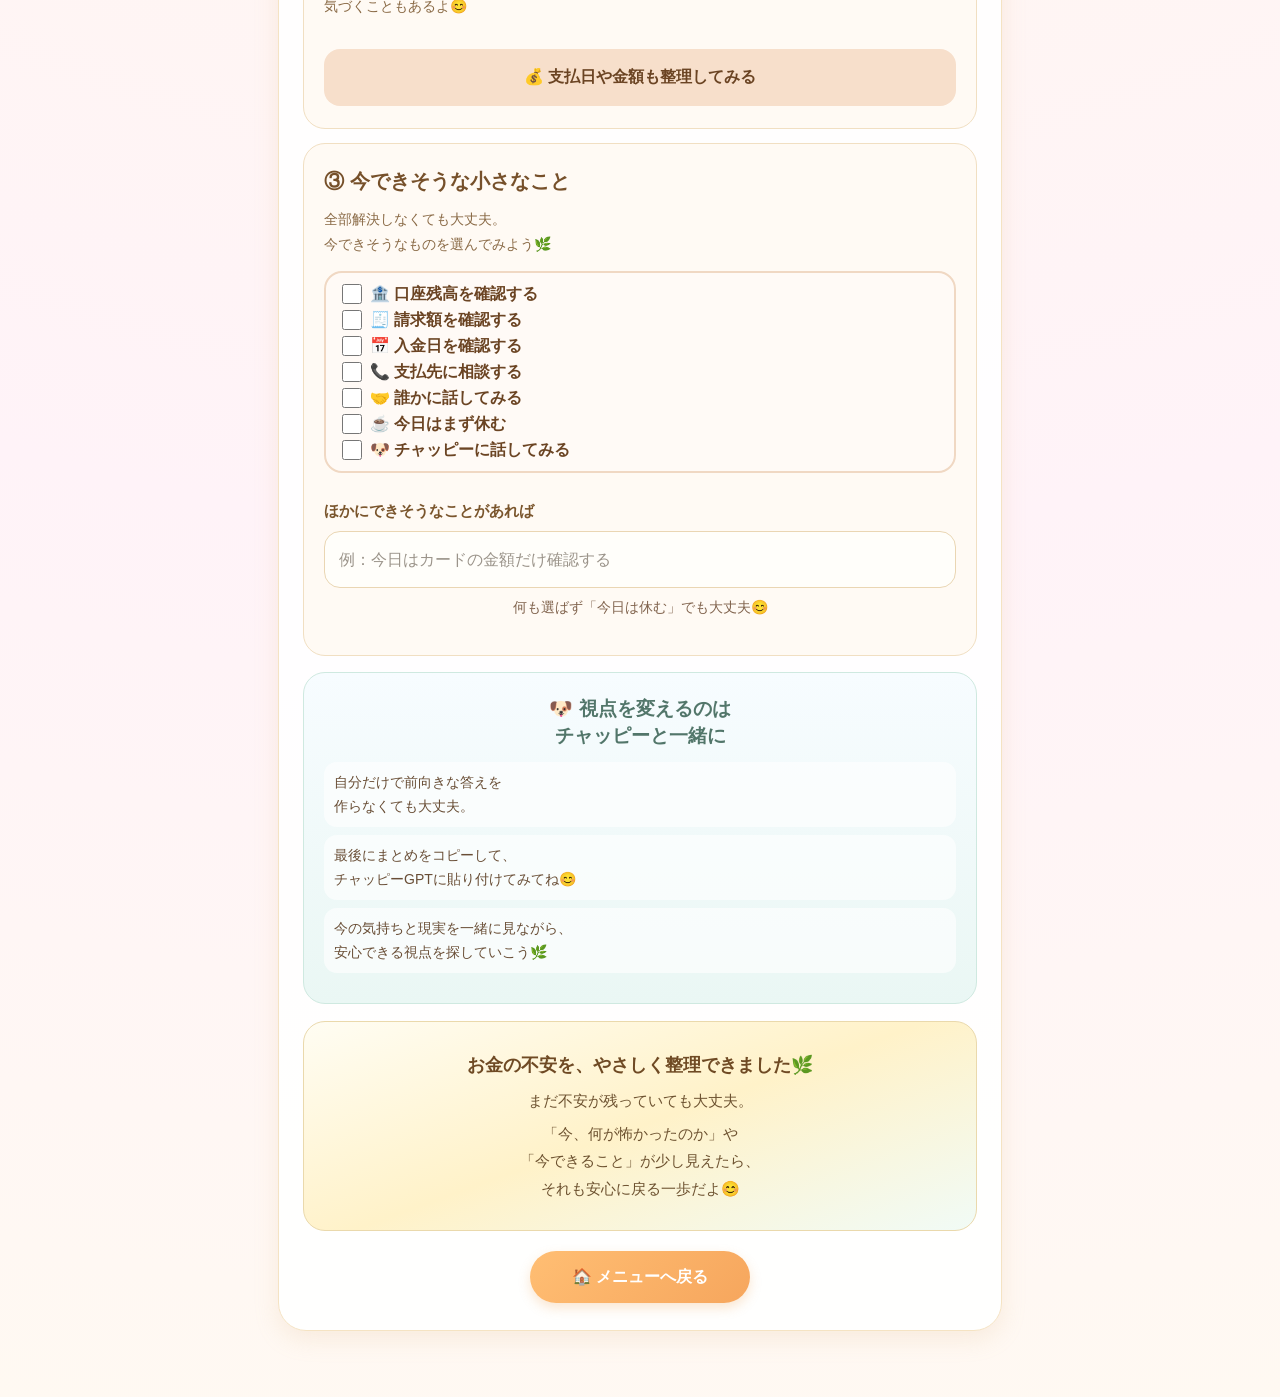
<file: money-anxiety.html>
<!DOCTYPE html>
<html lang="ja">
<head>
  <meta charset="UTF-8">

  <meta
    name="viewport"
    content="width=device-width, initial-scale=1, viewport-fit=cover"
  >

  <title>
    お金の不安を整理する｜お金の不安を安心に戻すナビ
  </title>

  <meta
    name="description"
    content="お金の不安をチェックしながらやさしく整理し、必要な場合だけ支払日や金額も確認できるページです。"
  >

  <link rel="stylesheet" href="style.css">
  <link rel="stylesheet" href="pages.css">

  <script src="storage.js" defer></script>

  <style>
    .check-list {
      display: grid;
      gap: 0;
      margin-top: 14px;
      padding: 8px 14px;
      border: 2px solid #f0d8c3;
      border-radius: 18px;
      background: #fffaf6;
    }

    .check-item {
      display: flex;
      align-items: center;
      gap: 8px;
      width: 100%;
      margin: 0 !important;
      padding: 3px 2px !important;
      min-height: 0 !important;
      color: #6b4423;
      font-size: 16px;
      font-weight: 700;
      line-height: 1.25;
      cursor: pointer;
    }

    .check-item input {
      width: 20px;
      height: 20px;
      margin: 0 !important;
      flex-shrink: 0;
      accent-color: #e79b65;
    }

    .check-item:has(input:checked) {
      color: #c06e38;
    }

    .detail-toggle {
      width: 100%;
      margin-top: 18px;
      padding: 14px 16px;
      border: none;
      border-radius: 16px;
      background: #f7dfcb;
      color: #6b4423;
      font-size: 16px;
      font-weight: 700;
      cursor: pointer;
    }

    .detail-area {
      display: none;
      margin-top: 18px;
    }

    .detail-area.is-open {
      display: block;
    }

    .optional-area {
      margin-top: 24px;
    }

    .optional-note {
      margin-top: 8px;
      text-align: center;
      font-size: 14px;
      line-height: 1.6;
      color: #80634d;
    }
  </style>
</head>

<body>

  <div class="app">

    <main class="content-card">

      <!-- ページタイトル -->
      <header class="page-header">

        <p class="page-label">
          チャッピー＆サリーの<br>
          お金の不安を安心に戻すナビ
        </p>

        <h1 class="page-title">
          💰 お金の不安を<br>
          やさしく整理しよう
        </h1>

        <p class="section-text">
          お金のことが気になる時は、<br>
          まだ起きていないことまで<br>
          大きく見えてしまうこともあるよね🌿
        </p>

        <p class="section-text">
          全部を考えなくて大丈夫。<br>
          今の気持ちに近いものから<br>
          タップしてみよう😊
        </p>

      </header>

      <!-- ① 今なにが不安？ -->
      <section class="work-block">

        <h2 class="work-title">
          ① 今、何が気になる？
        </h2>

        <p class="mini-text">
          当てはまるものをタップしてね。<br>
          いくつ選んでも大丈夫😊
        </p>

        <div class="check-list">

          <label class="check-item">
            <input
              type="checkbox"
              name="anxietyReason"
              value="支払日が近い"
            >
            <span>💳 支払日が近い</span>
          </label>

          <label class="check-item">
            <input
              type="checkbox"
              name="anxietyReason"
              value="お金が足りない気がする"
            >
            <span>💭 お金が足りない気がする</span>
          </label>

          <label class="check-item">
            <input
              type="checkbox"
              name="anxietyReason"
              value="入ってくる予定が分からない"
            >
            <span>📅 入ってくる予定が分からない</span>
          </label>

          <label class="check-item">
            <input
              type="checkbox"
              name="anxietyReason"
              value="使いすぎた気がする"
            >
            <span>🛍️ 使いすぎた気がする</span>
          </label>

          <label class="check-item">
            <input
              type="checkbox"
              name="anxietyReason"
              value="今後の生活が心配"
            >
            <span>🏠 今後の生活が心配</span>
          </label>

          <label class="check-item">
            <input
              type="checkbox"
              name="anxietyReason"
              value="貯金が減るのが怖い"
            >
            <span>💰 貯金が減るのが怖い</span>
          </label>

          <label class="check-item">
            <input
              type="checkbox"
              name="anxietyReason"
              value="理由は分からないけど不安"
            >
            <span>😟 理由は分からないけど不安</span>
          </label>

        </div>

        <input
          type="hidden"
          id="anxietyReasonChecks"
          value=""
        >


        <div class="optional-area">

          <label for="anxietyOther">
            ほかに気になることがあれば、ひとこと
          </label>

          <input
            type="text"
            id="anxietyOther"
            placeholder="例：来月の支払いまで考えると心配"
          >

          <p class="optional-note">
            書かなくても大丈夫だよ😊
          </p>

        </div>

      </section>


      <!-- ② 今の気持ち -->
      <section class="work-block">

        <h2 class="work-title">
          ② 今、どんな気持ち？
        </h2>

        <p class="mini-text">
          いちばん近いものを選んでも、<br>
          複数選んでも大丈夫🌿
        </p>

        <div class="check-list">

          <label class="check-item">
            <input
              type="checkbox"
              name="anxietyMood"
              value="ちょっと気になる"
            >
            <span>🙂 ちょっと気になる</span>
          </label>

          <label class="check-item">
            <input
              type="checkbox"
              name="anxietyMood"
              value="そわそわする"
            >
            <span>😅 そわそわする</span>
          </label>

          <label class="check-item">
            <input
              type="checkbox"
              name="anxietyMood"
              value="焦っている"
            >
            <span>😣 焦っている</span>
          </label>

          <label class="check-item">
            <input
              type="checkbox"
              name="anxietyMood"
              value="怖い"
            >
            <span>😨 怖い</span>
          </label>

          <label class="check-item">
            <input
              type="checkbox"
              name="anxietyMood"
              value="頭がいっぱい"
            >
            <span>🌀 頭がいっぱい</span>
          </label>

          <label class="check-item">
            <input
              type="checkbox"
              name="anxietyMood"
              value="よく分からない"
            >
            <span>🤔 よく分からない</span>
          </label>

        </div>

        <input
          type="hidden"
          id="anxietyMoodChecks"
          value=""
        >

      </section>


      <!-- ここまででもOK -->
      <section class="complete-box">

        <p class="complete-main">
          ここまででも大丈夫😊🌿
        </p>

        <p>
          今、何に不安を感じているのか<br>
          少し見えただけでも花まるだよ🌼
        </p>

      </section>


      <!-- 詳細入力 -->
      <section class="work-block">

        <h2 class="work-title">
          💡 もう少し現実を整理してみる？
        </h2>

        <p class="mini-text">
          支払日や金額を確認すると、<br>
          「思っていたより大丈夫だった」と<br>
          気づくこともあるよ😊
        </p>

        <button
          id="detailToggle"
          class="detail-toggle"
          type="button"
        >
          💰 支払日や金額も整理してみる
        </button>

        <div
          id="detailArea"
          class="detail-area"
        >

          <label for="paymentName">
            何の支払い？
          </label>

          <input
            type="text"
            id="paymentName"
            placeholder="例：家賃、カード、電気代"
          >


          <label for="paymentDate">
            支払日はいつ？
          </label>

          <input
            type="date"
            id="paymentDate"
          >


          <label for="paymentAmount">
            支払額はいくら？
          </label>

          <input
            type="text"
            id="paymentAmount"
            inputmode="numeric"
            placeholder="例：30000円"
          >


          <label for="availableMoney">
            今、支払いに使えそうなお金
          </label>

          <input
            type="text"
            id="availableMoney"
            inputmode="numeric"
            placeholder="例：20000円"
          >


          <label for="incomeSource">
            入ってくる予定のお金
          </label>

          <input
            type="text"
            id="incomeSource"
            placeholder="例：給料、売上、返金"
          >


          <label for="incomeDate">
            入金予定日はいつ？
          </label>

          <input
            type="date"
            id="incomeDate"
          >


          <label for="incomeAmount">
            入金予定額はいくら？
          </label>

          <input
            type="text"
            id="incomeAmount"
            inputmode="numeric"
            placeholder="例：50000円"
          >


          <div class="optional-area">

            <label for="moneyRealityOther">
              ほかに確認しておきたいこと
            </label>

            <input
              type="text"
              id="moneyRealityOther"
              placeholder="例：カードの確定額をまだ確認していない"
            >

          </div>

        </div>

      </section>


      <!-- ③ 今できそうなこと -->
      <section class="work-block">

        <h2 class="work-title">
          ③ 今できそうな小さなこと
        </h2>

        <p class="mini-text">
          全部解決しなくても大丈夫。<br>
          今できそうなものを選んでみよう🌿
        </p>

        <div class="check-list">

          <label class="check-item">
            <input
              type="checkbox"
              name="moneyAction"
              value="口座残高を確認する"
            >
            <span>🏦 口座残高を確認する</span>
          </label>

          <label class="check-item">
            <input
              type="checkbox"
              name="moneyAction"
              value="請求額を確認する"
            >
            <span>🧾 請求額を確認する</span>
          </label>

          <label class="check-item">
            <input
              type="checkbox"
              name="moneyAction"
              value="入金日を確認する"
            >
            <span>📅 入金日を確認する</span>
          </label>

          <label class="check-item">
            <input
              type="checkbox"
              name="moneyAction"
              value="支払先に相談する"
            >
            <span>📞 支払先に相談する</span>
          </label>

          <label class="check-item">
            <input
              type="checkbox"
              name="moneyAction"
              value="家族や信頼できる人に話す"
            >
            <span>🤝 誰かに話してみる</span>
          </label>

          <label class="check-item">
            <input
              type="checkbox"
              name="moneyAction"
              value="今日はまず休む"
            >
            <span>☕ 今日はまず休む</span>
          </label>

          <label class="check-item">
            <input
              type="checkbox"
              name="moneyAction"
              value="チャッピーに話してみる"
            >
            <span>🐶 チャッピーに話してみる</span>
          </label>

        </div>

        <input
          type="hidden"
          id="moneyActionChecks"
          value=""
        >


        <div class="optional-area">

          <label for="moneyActionOther">
            ほかにできそうなことがあれば
          </label>

          <input
            type="text"
            id="moneyActionOther"
            placeholder="例：今日はカードの金額だけ確認する"
          >

          <p class="optional-note">
            何も選ばず「今日は休む」でも大丈夫😊
          </p>

        </div>

      </section>


      <!-- チャッピーGPT -->
      <section class="hint-box">

        <h2 class="hint-title">
          🐶 視点を変えるのは<br>
          チャッピーと一緒に
        </h2>

        <p>
          自分だけで前向きな答えを<br>
          作らなくても大丈夫。
        </p>

        <p>
          最後にまとめをコピーして、<br>
          チャッピーGPTに貼り付けてみてね😊
        </p>

        <p>
          今の気持ちと現実を一緒に見ながら、<br>
          安心できる視点を探していこう🌿
        </p>

      </section>


      <!-- 終わり -->
      <section class="complete-box">

        <p class="complete-main">
          お金の不安を、やさしく整理できました🌿
        </p>

        <p>
          まだ不安が残っていても大丈夫。
        </p>

        <p>
          「今、何が怖かったのか」や<br>
          「今できること」が少し見えたら、<br>
          それも安心に戻る一歩だよ😊
        </p>

      </section>


      <!-- ページ移動 -->
      <div class="page-buttons">

        <a
          href="index.html"
          class="back-home-btn"
        >
          🏠 メニューへ戻る
        </a>

      </div>

    </main>

  </div>


  <script>
    "use strict";

    document.addEventListener(
      "DOMContentLoaded",
      () => {

        setupCheckGroup(
          "anxietyReason",
          "anxietyReasonChecks"
        );

        setupCheckGroup(
          "anxietyMood",
          "anxietyMoodChecks"
        );

        setupCheckGroup(
          "moneyAction",
          "moneyActionChecks"
        );


        const detailToggle =
          document.getElementById(
            "detailToggle"
          );

        const detailArea =
          document.getElementById(
            "detailArea"
          );


        if (
          detailToggle &&
          detailArea
        ) {
          detailToggle.addEventListener(
            "click",
            () => {
              detailArea.classList.toggle(
                "is-open"
              );

              const isOpen =
                detailArea.classList.contains(
                  "is-open"
                );

              detailToggle.textContent =
                isOpen
                  ? "🌿 詳細を閉じる"
                  : "💰 支払日や金額も整理してみる";
            }
          );
        }

      }
    );


    function setupCheckGroup(
      checkboxName,
      hiddenFieldId
    ) {
      const checkboxes =
        document.querySelectorAll(
          `input[name="${checkboxName}"]`
        );

      const savedField =
        document.getElementById(
          hiddenFieldId
        );


      if (!savedField) {
        return;
      }


      function restoreChecks() {
        const savedValues =
          savedField.value
            .split("、")
            .map(
              value => value.trim()
            )
            .filter(Boolean);


        checkboxes.forEach(
          checkbox => {
            checkbox.checked =
              savedValues.includes(
                checkbox.value
              );
          }
        );
      }


      function updateSavedField() {
        const selectedValues =
          Array.from(checkboxes)
            .filter(
              checkbox =>
                checkbox.checked
            )
            .map(
              checkbox =>
                checkbox.value
            );


        savedField.value =
          selectedValues.join("、");


        savedField.dispatchEvent(
          new Event(
            "input",
            {
              bubbles: true
            }
          )
        );


        if (
          typeof window.saveData === "function"
        ) {
          window.saveData(false);
        }
      }


      checkboxes.forEach(
        checkbox => {
          checkbox.addEventListener(
            "change",
            updateSavedField
          );
        }
      );


      restoreChecks();
    }
  </script>

</body>
</html>
</file>
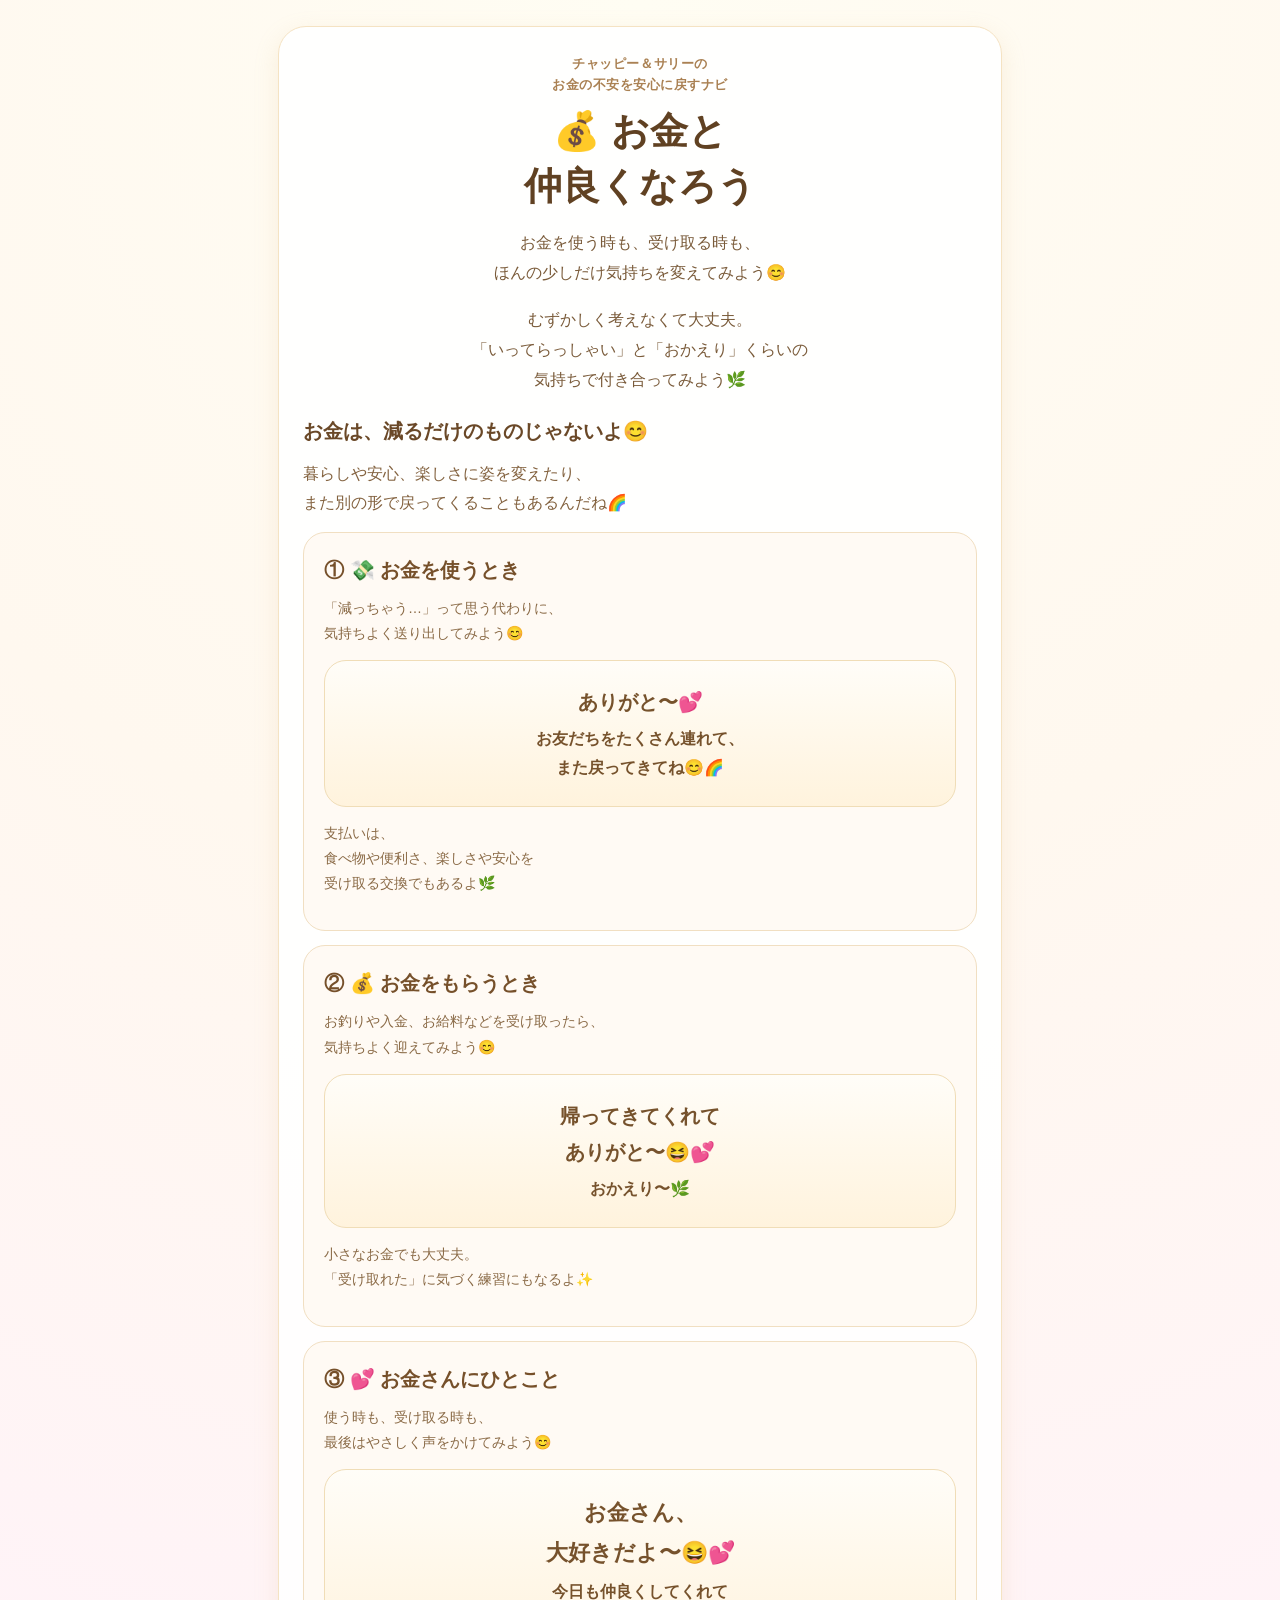
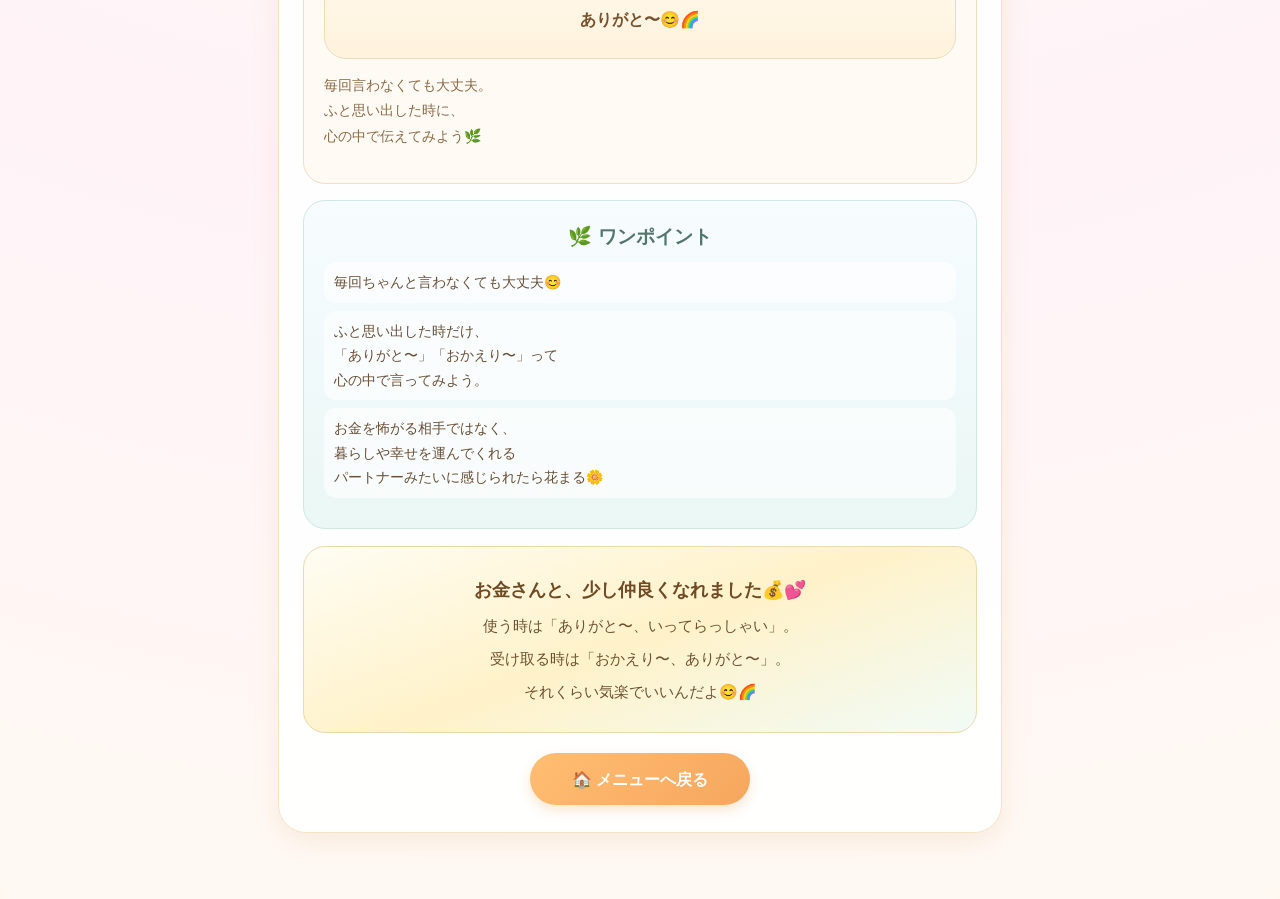
<file: money-friend.html>
<!DOCTYPE html>
<html lang="ja">
<head>
  <meta charset="UTF-8">

  <meta
    name="viewport"
    content="width=device-width, initial-scale=1, viewport-fit=cover"
  >

  <title>
    お金と仲良くなろう｜お金の不安を安心に戻すナビ
  </title>

  <meta
    name="description"
    content="お金を使う時も受け取る時も、ありがとうの気持ちで気持ちよく付き合うためのやさしいワンポイントページです。"
  >

  <link rel="stylesheet" href="style.css">
  <link rel="stylesheet" href="pages.css">
</head>

<body>

  <div class="app">

    <main class="content-card">

      <!-- ページタイトル -->
      <header class="page-header">

        <p class="page-label">
          チャッピー＆サリーの<br>
          お金の不安を安心に戻すナビ
        </p>

        <h1 class="page-title">
          💰 お金と<br>
          仲良くなろう
        </h1>

        <p class="section-text">
          お金を使う時も、受け取る時も、<br>
          ほんの少しだけ気持ちを変えてみよう😊
        </p>

        <p class="section-text">
          むずかしく考えなくて大丈夫。<br>
          「いってらっしゃい」と「おかえり」くらいの<br>
          気持ちで付き合ってみよう🌿
        </p>

      </header>


      <!-- メッセージ -->
      <section class="message-box">

        <p class="main-message">
          お金は、減るだけのものじゃないよ😊
        </p>

        <p class="sub-message">
          暮らしや安心、楽しさに姿を変えたり、<br>
          また別の形で戻ってくることもあるんだね🌈
        </p>

      </section>


      <!-- 使うとき -->
      <section class="work-block">

        <h2 class="work-title">
          ① 💸 お金を使うとき
        </h2>

        <p class="mini-text">
          「減っちゃう…」って思う代わりに、<br>
          気持ちよく送り出してみよう😊
        </p>

        <div class="example-box">

          <p style="font-size:20px; font-weight:700;">
            ありがと〜💕
          </p>

          <p>
            お友だちをたくさん連れて、<br>
            また戻ってきてね😊🌈
          </p>

        </div>

        <p class="mini-text">
          支払いは、<br>
          食べ物や便利さ、楽しさや安心を<br>
          受け取る交換でもあるよ🌿
        </p>

      </section>


      <!-- もらうとき -->
      <section class="work-block">

        <h2 class="work-title">
          ② 💰 お金をもらうとき
        </h2>

        <p class="mini-text">
          お釣りや入金、お給料などを受け取ったら、<br>
          気持ちよく迎えてみよう😊
        </p>

        <div class="example-box">

          <p style="font-size:20px; font-weight:700;">
            帰ってきてくれて<br>
            ありがと〜😆💕
          </p>

          <p>
            おかえり〜🌿
          </p>

        </div>

        <p class="mini-text">
          小さなお金でも大丈夫。<br>
          「受け取れた」に気づく練習にもなるよ✨
        </p>

      </section>
        <!-- ③ お金さんにひとこと -->
      <section class="work-block">

        <h2 class="work-title">
          ③ 💕 お金さんにひとこと
        </h2>

        <p class="mini-text">
          使う時も、受け取る時も、<br>
          最後はやさしく声をかけてみよう😊
        </p>

        <div class="example-box">

          <p style="font-size:22px; font-weight:700;">
            お金さん、<br>
            大好きだよ〜😆💕
          </p>

          <p>
            今日も仲良くしてくれて<br>
            ありがと〜😊🌈
          </p>

        </div>

        <p class="mini-text">
          毎回言わなくても大丈夫。<br>
          ふと思い出した時に、<br>
          心の中で伝えてみよう🌿
        </p>

      </section>

      <!-- ワンポイント -->
      <section class="hint-box">

        <h2 class="hint-title">
          🌿 ワンポイント
        </h2>

        <p>
          毎回ちゃんと言わなくても大丈夫😊
        </p>

        <p>
          ふと思い出した時だけ、<br>
          「ありがと〜」「おかえり〜」って<br>
          心の中で言ってみよう。
        </p>

        <p>
          お金を怖がる相手ではなく、<br>
          暮らしや幸せを運んでくれる<br>
          パートナーみたいに感じられたら花まる🌼
        </p>

      </section>


      <!-- 終わり -->
      <section class="complete-box">

        <p class="complete-main">
          お金さんと、少し仲良くなれました💰💕
        </p>

        <p>
          使う時は「ありがと〜、いってらっしゃい」。
        </p>

        <p>
          受け取る時は「おかえり〜、ありがと〜」。
        </p>

        <p>
          それくらい気楽でいいんだよ😊🌈
        </p>

      </section>


      <!-- ページ移動 -->
      <div class="page-buttons">

        <a
          href="index.html"
          class="back-home-btn"
        >
          🏠 メニューへ戻る
        </a>

      </div>

    </main>

  </div>

</body>
</html>
</file>
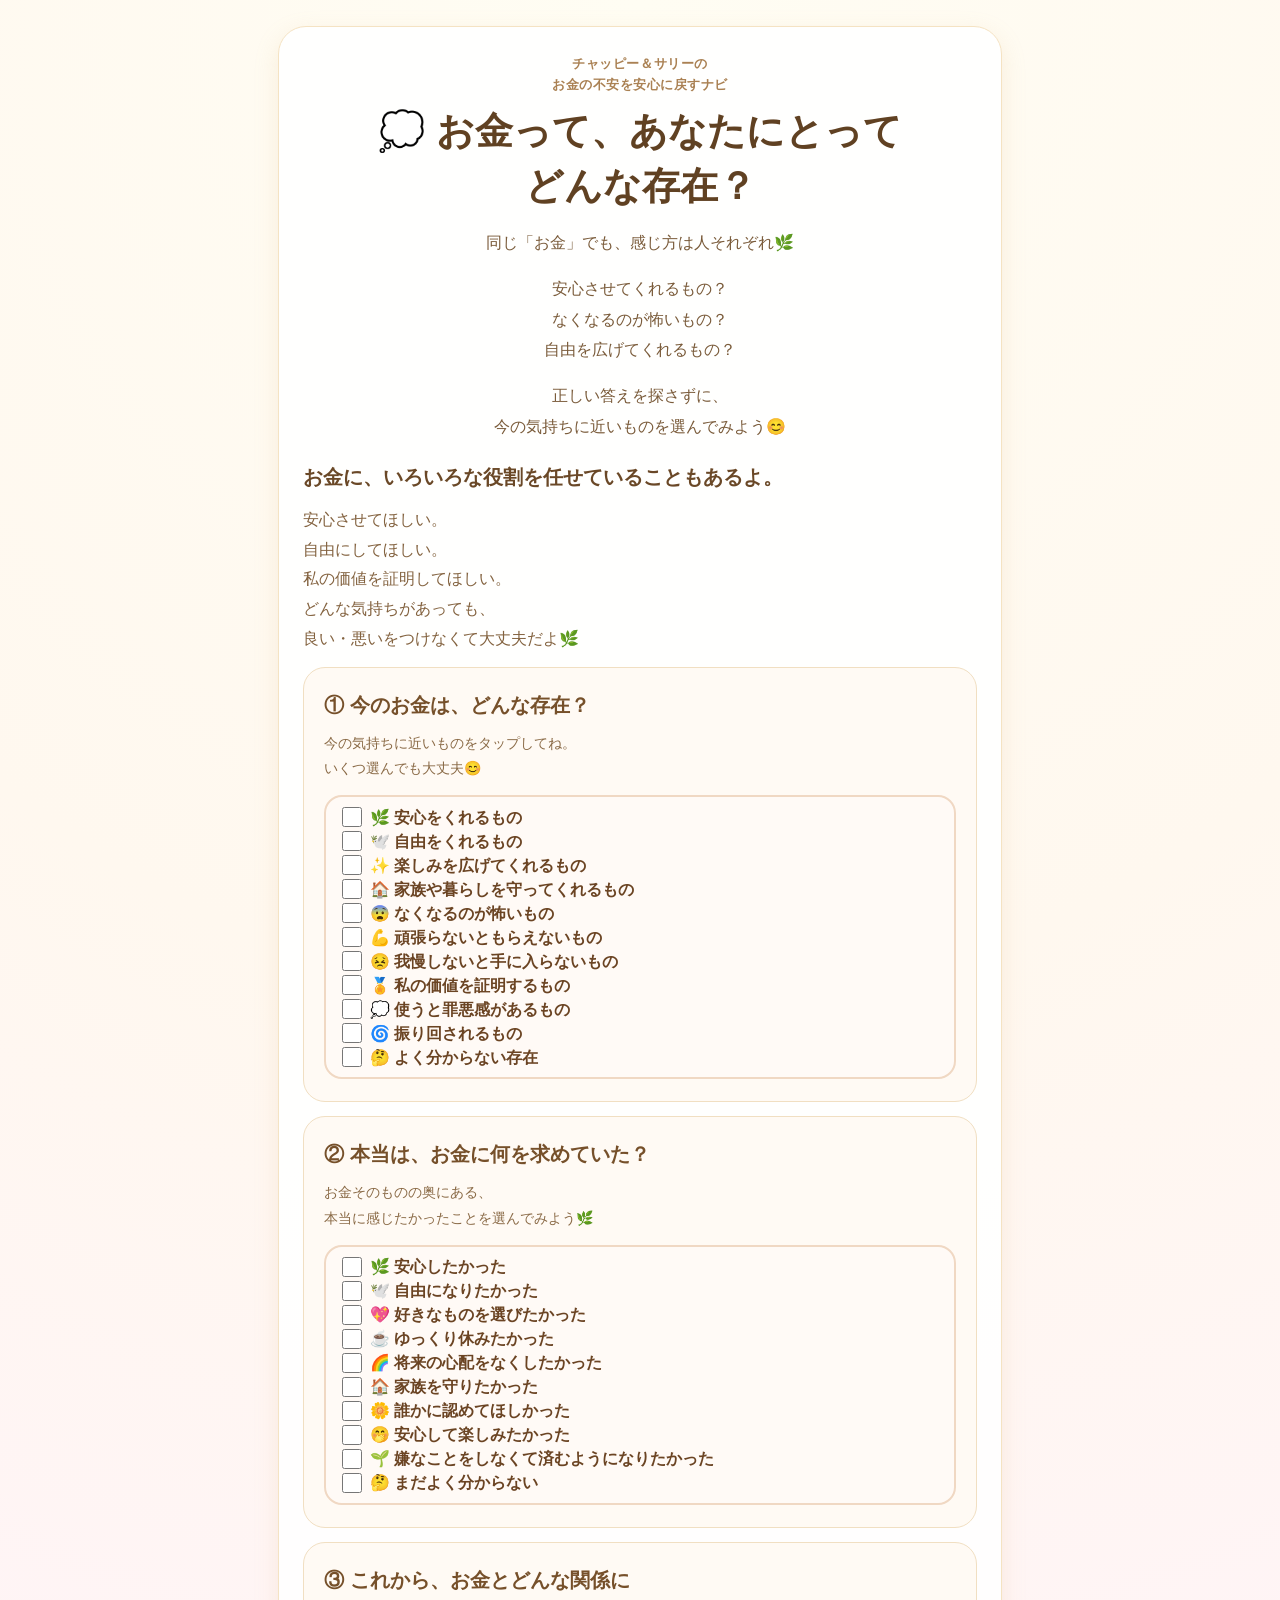
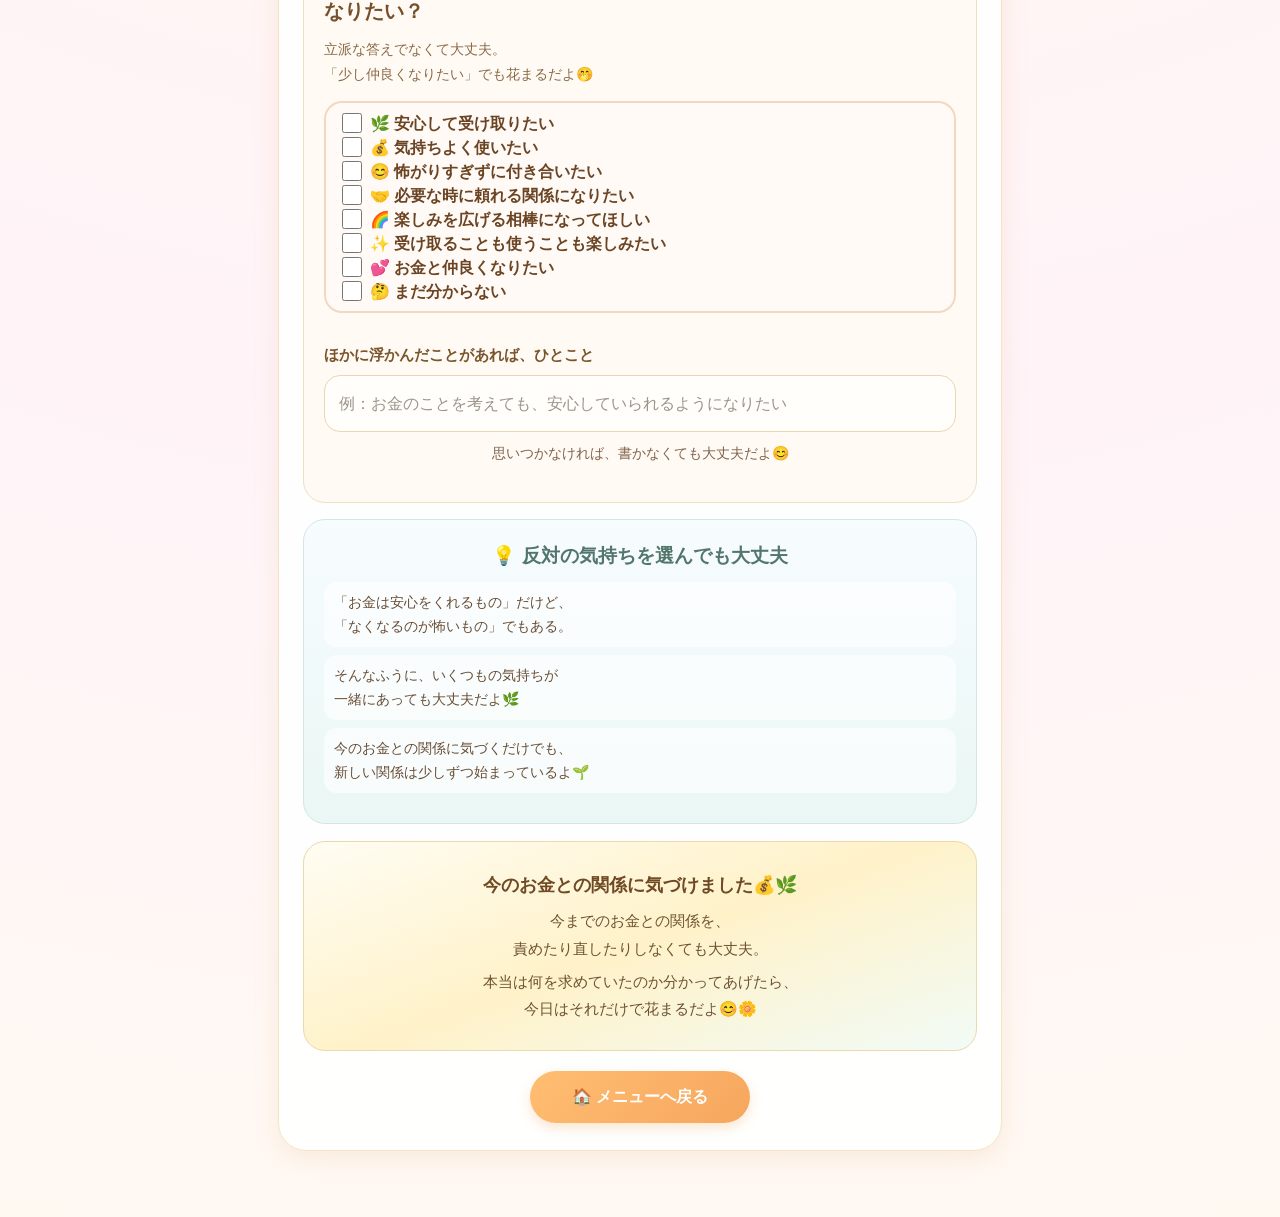
<file: money-image.html>
<!DOCTYPE html>
<html lang="ja">
<head>
  <meta charset="UTF-8">

  <meta
    name="viewport"
    content="width=device-width, initial-scale=1, viewport-fit=cover"
  >

  <title>
    私にとってのお金｜お金の不安を安心に戻すナビ
  </title>

  <meta
    name="description"
    content="お金が自分にとってどんな存在なのか、本当に求めていたものや、これから望む関係をチェックしながらやさしく見つけるページです。"
  >

  <link rel="stylesheet" href="style.css">
  <link rel="stylesheet" href="pages.css">

  <script src="storage.js" defer></script>

  <style>
  .check-list {
    display: grid;
    gap: 0;
    margin-top: 14px;
    padding: 8px 14px;
    border: 2px solid #f0d8c3;
    border-radius: 18px;
    background: #fffaf6;
  }

   .check-item {
    display: flex;
    align-items: center;
    gap: 8px;
    width: 100%;
    margin: 0 !important;
    padding: 2px 2px !important;
    min-height: 0 !important;
    color: #6b4423;
    font-size: 16px;
    font-weight: 700;
    line-height: 1.2;
    cursor: pointer;
  }

  .check-item:active {
    opacity: 0.7;
  }

  .check-item input {
    width: 20px;
    height: 20px;
    margin: 0 !important;
    flex-shrink: 0;
    accent-color: #e79b65;
  }

   .check-item:has(input:checked) {
     color: #c06e38;
   }
    
    .optional-area {
      margin-top: 28px;
    }

    .optional-note {
      margin-top: 10px;
      text-align: center;
      font-size: 14px;
      line-height: 1.7;
      color: #80634d;
    }
  </style>
</head>

<body>

  <div class="app">

    <main class="content-card">

      <!-- ページタイトル -->
      <header class="page-header">

        <p class="page-label">
          チャッピー＆サリーの<br>
          お金の不安を安心に戻すナビ
        </p>

        <h1 class="page-title">
          💭 お金って、あなたにとって<br>
          どんな存在？
        </h1>

        <p class="section-text">
          同じ「お金」でも、感じ方は人それぞれ🌿
        </p>

        <p class="section-text">
          安心させてくれるもの？<br>
          なくなるのが怖いもの？<br>
          自由を広げてくれるもの？
        </p>

        <p class="section-text">
          正しい答えを探さずに、<br>
          今の気持ちに近いものを選んでみよう😊
        </p>

      </header>


      <!-- 気づきのメッセージ -->
      <section class="message-box">

        <p class="main-message">
          お金に、いろいろな役割を任せていることもあるよ。
        </p>

        <p class="sub-message">
          安心させてほしい。<br>
          自由にしてほしい。<br>
          私の価値を証明してほしい。
        </p>

        <p class="sub-message">
          どんな気持ちがあっても、<br>
          良い・悪いをつけなくて大丈夫だよ🌿
        </p>

      </section>


      <!-- 今のお金はどんな存在？ -->
      <section class="work-block">

        <h2 class="work-title">
          ① 今のお金は、どんな存在？
        </h2>

        <p class="mini-text">
          今の気持ちに近いものをタップしてね。<br>
          いくつ選んでも大丈夫😊
        </p>

        <div class="check-list">

          <label class="check-item">
            <input
              type="checkbox"
              name="moneyExistence"
              value="安心をくれるもの"
            >
            <span>🌿 安心をくれるもの</span>
          </label>

          <label class="check-item">
            <input
              type="checkbox"
              name="moneyExistence"
              value="自由をくれるもの"
            >
            <span>🕊️ 自由をくれるもの</span>
          </label>

          <label class="check-item">
            <input
              type="checkbox"
              name="moneyExistence"
              value="楽しみを広げてくれるもの"
            >
            <span>✨ 楽しみを広げてくれるもの</span>
          </label>

          <label class="check-item">
            <input
              type="checkbox"
              name="moneyExistence"
              value="家族や暮らしを守ってくれるもの"
            >
            <span>🏠 家族や暮らしを守ってくれるもの</span>
          </label>

          <label class="check-item">
            <input
              type="checkbox"
              name="moneyExistence"
              value="なくなるのが怖いもの"
            >
            <span>😨 なくなるのが怖いもの</span>
          </label>

          <label class="check-item">
            <input
              type="checkbox"
              name="moneyExistence"
              value="頑張らないともらえないもの"
            >
            <span>💪 頑張らないともらえないもの</span>
          </label>

          <label class="check-item">
            <input
              type="checkbox"
              name="moneyExistence"
              value="我慢しないと手に入らないもの"
            >
            <span>😣 我慢しないと手に入らないもの</span>
          </label>

          <label class="check-item">
            <input
              type="checkbox"
              name="moneyExistence"
              value="私の価値を証明するもの"
            >
            <span>🏅 私の価値を証明するもの</span>
          </label>

          <label class="check-item">
            <input
              type="checkbox"
              name="moneyExistence"
              value="使うと罪悪感があるもの"
            >
            <span>💭 使うと罪悪感があるもの</span>
          </label>

          <label class="check-item">
            <input
              type="checkbox"
              name="moneyExistence"
              value="振り回されるもの"
            >
            <span>🌀 振り回されるもの</span>
          </label>

          <label class="check-item">
            <input
              type="checkbox"
              name="moneyExistence"
              value="よく分からない存在"
            >
            <span>🤔 よく分からない存在</span>
          </label>

        </div>

        <input
          type="hidden"
          id="moneyExistenceChecks"
          value=""
        >

      </section>


      <!-- 本当は何を求めていた？ -->
      <section class="work-block">

        <h2 class="work-title">
          ② 本当は、お金に何を求めていた？
        </h2>

        <p class="mini-text">
          お金そのものの奥にある、<br>
          本当に感じたかったことを選んでみよう🌿
        </p>

        <div class="check-list">

          <label class="check-item">
            <input
              type="checkbox"
              name="moneyWish"
              value="安心したかった"
            >
            <span>🌿 安心したかった</span>
          </label>

          <label class="check-item">
            <input
              type="checkbox"
              name="moneyWish"
              value="自由になりたかった"
            >
            <span>🕊️ 自由になりたかった</span>
          </label>

          <label class="check-item">
            <input
              type="checkbox"
              name="moneyWish"
              value="好きなものを選びたかった"
            >
            <span>💖 好きなものを選びたかった</span>
          </label>

          <label class="check-item">
            <input
              type="checkbox"
              name="moneyWish"
              value="ゆっくり休みたかった"
            >
            <span>☕ ゆっくり休みたかった</span>
          </label>

          <label class="check-item">
            <input
              type="checkbox"
              name="moneyWish"
              value="将来の心配をなくしたかった"
            >
            <span>🌈 将来の心配をなくしたかった</span>
          </label>

          <label class="check-item">
            <input
              type="checkbox"
              name="moneyWish"
              value="家族を守りたかった"
            >
            <span>🏠 家族を守りたかった</span>
          </label>

          <label class="check-item">
            <input
              type="checkbox"
              name="moneyWish"
              value="誰かに認めてほしかった"
            >
            <span>🌼 誰かに認めてほしかった</span>
          </label>

          <label class="check-item">
            <input
              type="checkbox"
              name="moneyWish"
              value="安心して楽しみたかった"
            >
            <span>🤭 安心して楽しみたかった</span>
          </label>

          <label class="check-item">
            <input
              type="checkbox"
              name="moneyWish"
              value="嫌なことをしなくて済むようになりたかった"
            >
            <span>🌱 嫌なことをしなくて済むようになりたかった</span>
          </label>

          <label class="check-item">
            <input
              type="checkbox"
              name="moneyWish"
              value="まだよく分からない"
            >
            <span>🤔 まだよく分からない</span>
          </label>

        </div>

        <input
          type="hidden"
          id="moneyWishChecks"
          value=""
        >

      </section>


      <!-- これからどんな関係になりたい？ -->
      <section class="work-block">

        <h2 class="work-title">
          ③ これから、お金とどんな関係に<br>
          なりたい？
        </h2>

        <p class="mini-text">
          立派な答えでなくて大丈夫。<br>
          「少し仲良くなりたい」でも花まるだよ🤭
        </p>

        <div class="check-list">

          <label class="check-item">
            <input
              type="checkbox"
              name="moneyFuture"
              value="安心して受け取りたい"
            >
            <span>🌿 安心して受け取りたい</span>
          </label>

          <label class="check-item">
            <input
              type="checkbox"
              name="moneyFuture"
              value="気持ちよく使いたい"
            >
            <span>💰 気持ちよく使いたい</span>
          </label>

          <label class="check-item">
            <input
              type="checkbox"
              name="moneyFuture"
              value="怖がりすぎずに付き合いたい"
            >
            <span>😊 怖がりすぎずに付き合いたい</span>
          </label>

          <label class="check-item">
            <input
              type="checkbox"
              name="moneyFuture"
              value="必要な時に頼れる関係になりたい"
            >
            <span>🤝 必要な時に頼れる関係になりたい</span>
          </label>

          <label class="check-item">
            <input
              type="checkbox"
              name="moneyFuture"
              value="楽しみを広げる相棒になってほしい"
            >
            <span>🌈 楽しみを広げる相棒になってほしい</span>
          </label>

          <label class="check-item">
            <input
              type="checkbox"
              name="moneyFuture"
              value="受け取ることも使うことも楽しみたい"
            >
            <span>✨ 受け取ることも使うことも楽しみたい</span>
          </label>

          <label class="check-item">
            <input
              type="checkbox"
              name="moneyFuture"
              value="お金と仲良くなりたい"
            >
            <span>💕 お金と仲良くなりたい</span>
          </label>

          <label class="check-item">
            <input
              type="checkbox"
              name="moneyFuture"
              value="まだ分からない"
            >
            <span>🤔 まだ分からない</span>
          </label>

        </div>

        <input
          type="hidden"
          id="moneyFutureChecks"
          value=""
        >


        <!-- ほかにあればひとこと -->
        <div class="optional-area">

          <label for="moneyImageOther">
            ほかに浮かんだことがあれば、ひとこと
          </label>

          <input
            type="text"
            id="moneyImageOther"
            placeholder="例：お金のことを考えても、安心していられるようになりたい"
          >

          <p class="optional-note">
            思いつかなければ、書かなくても大丈夫だよ😊
          </p>

        </div>

      </section>


      <!-- やさしいヒント -->
      <section class="hint-box">

        <h2 class="hint-title">
          💡 反対の気持ちを選んでも大丈夫
        </h2>

        <p>
          「お金は安心をくれるもの」だけど、<br>
          「なくなるのが怖いもの」でもある。
        </p>

        <p>
          そんなふうに、いくつもの気持ちが<br>
          一緒にあっても大丈夫だよ🌿
        </p>

        <p>
          今のお金との関係に気づくだけでも、<br>
          新しい関係は少しずつ始まっているよ🌱
        </p>

      </section>


      <!-- 終わりのメッセージ -->
      <section class="complete-box">

        <p class="complete-main">
          今のお金との関係に気づけました💰🌿
        </p>

        <p>
          今までのお金との関係を、<br>
          責めたり直したりしなくても大丈夫。
        </p>

        <p>
          本当は何を求めていたのか分かってあげたら、<br>
          今日はそれだけで花まるだよ😊🌼
        </p>

      </section>


      <!-- ページ移動ボタン -->
      <div class="page-buttons">

        <a
          href="index.html"
          class="back-home-btn"
        >
          🏠 メニューへ戻る
        </a>

      </div>

    </main>

  </div>


  <!-- チェック内容を保存用の欄へまとめる -->
  <script>
    "use strict";

    document.addEventListener(
      "DOMContentLoaded",
      () => {
        setupCheckGroup(
          "moneyExistence",
          "moneyExistenceChecks"
        );

        setupCheckGroup(
          "moneyWish",
          "moneyWishChecks"
        );

        setupCheckGroup(
          "moneyFuture",
          "moneyFutureChecks"
        );
      }
    );


    function setupCheckGroup(
      checkboxName,
      hiddenFieldId
    ) {
      const checkboxes =
        document.querySelectorAll(
          `input[name="${checkboxName}"]`
        );

      const savedField =
        document.getElementById(
          hiddenFieldId
        );


      if (!savedField) {
        return;
      }


      function restoreChecks() {
        const savedValues =
          savedField.value
            .split("、")
            .map(
              value => value.trim()
            )
            .filter(Boolean);


        checkboxes.forEach(
          checkbox => {
            checkbox.checked =
              savedValues.includes(
                checkbox.value
              );
          }
        );
      }


      function updateSavedField() {
        const selectedValues =
          Array.from(checkboxes)
            .filter(
              checkbox =>
                checkbox.checked
            )
            .map(
              checkbox =>
                checkbox.value
            );


        savedField.value =
          selectedValues.join("、");


        savedField.dispatchEvent(
          new Event(
            "input",
            {
              bubbles: true
            }
          )
        );


        if (
          typeof window.saveData === "function"
        ) {
          window.saveData(false);
        }
      }


      checkboxes.forEach(
        checkbox => {
          checkbox.addEventListener(
            "change",
            updateSavedField
          );
        }
      );


      restoreChecks();
    }
  </script>

</body>
  </html>
</file>
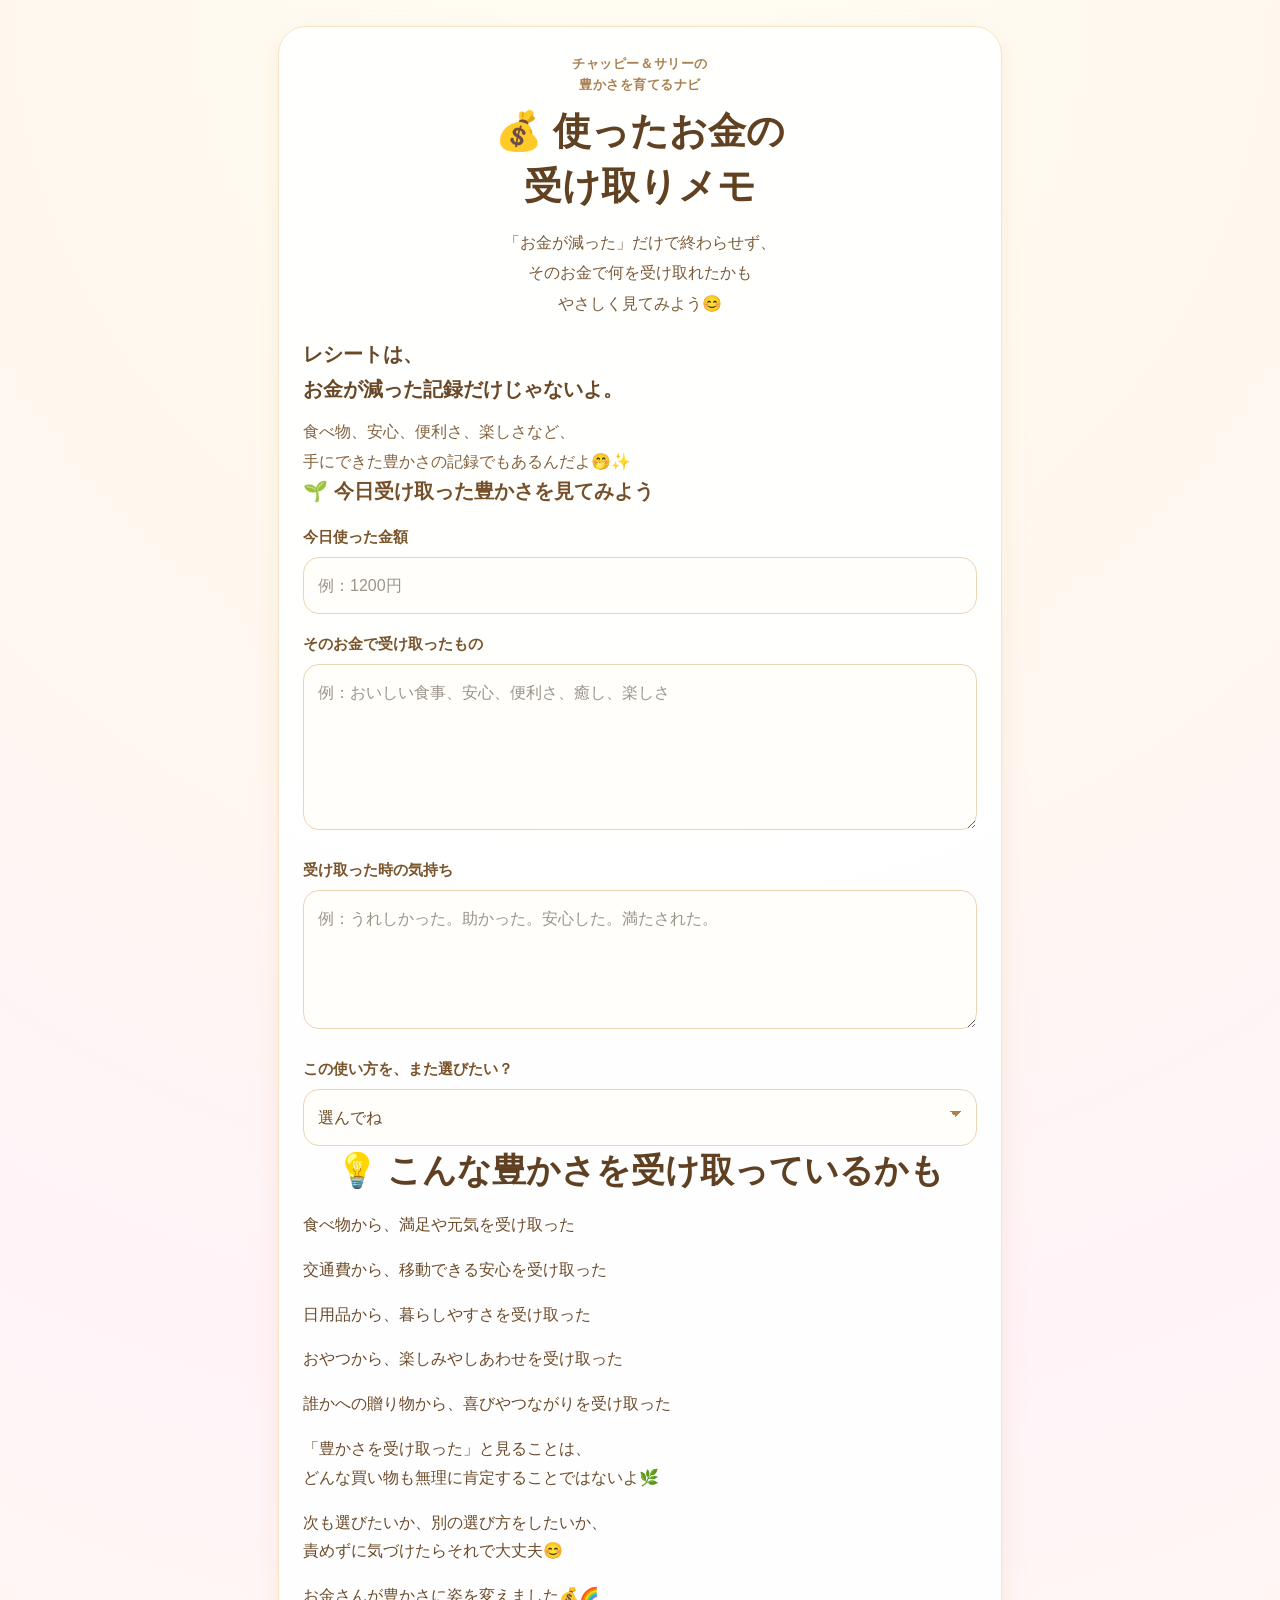
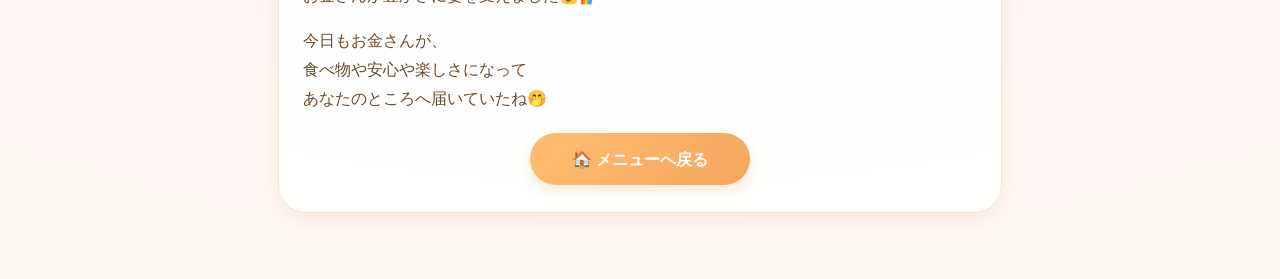
<file: money.html>
<!DOCTYPE html>
<html lang="ja">
<head>
  <meta charset="UTF-8">

  <meta
    name="viewport"
    content="width=device-width, initial-scale=1, viewport-fit=cover"
  >

  <title>使ったお金の受け取りメモ｜豊かさを育てるナビ</title>

  <meta
    name="description"
    content="使ったお金で何を受け取ったかに気づき、罪悪感ではなく豊かさの循環を見るためのワークです。"
  >

  <link rel="stylesheet" href="style.css">

  <script src="storage.js" defer></script>
</head>

<body>

  <div class="app">

    <main class="content-card">

      <!-- ページタイトル -->
      <header class="page-header">

        <p class="page-label">
          チャッピー＆サリーの<br>
          豊かさを育てるナビ
        </p>

        <h1 class="page-title">
          💰 使ったお金の<br>
          受け取りメモ
        </h1>

        <p class="section-text">
          「お金が減った」だけで終わらせず、<br>
          そのお金で何を受け取れたかも<br>
          やさしく見てみよう😊
        </p>

      </header>


      <!-- メッセージ -->
      <section class="money-message-box">

        <p class="main-message">
          レシートは、<br>
          お金が減った記録だけじゃないよ。
        </p>

        <p class="sub-message">
          食べ物、安心、便利さ、楽しさなど、<br>
          手にできた豊かさの記録でもあるんだよ🤭✨
        </p>

      </section>


      <!-- ワーク -->
      <section class="work-block">

        <h2 class="work-title">
          🌱 今日受け取った豊かさを見てみよう
        </h2>


        <label for="moneyAmount">
          今日使った金額
        </label>

        <input
          type="text"
          id="moneyAmount"
          inputmode="numeric"
          placeholder="例：1200円"
        >


        <label for="moneyReceived">
          そのお金で受け取ったもの
        </label>

        <textarea
          id="moneyReceived"
          rows="5"
          placeholder="例：おいしい食事、安心、便利さ、癒し、楽しさ"
        ></textarea>


        <label for="moneyFeeling">
          受け取った時の気持ち
        </label>

        <textarea
          id="moneyFeeling"
          rows="4"
          placeholder="例：うれしかった。助かった。安心した。満たされた。"
        ></textarea>


        <label for="moneyAgain">
          この使い方を、また選びたい？
        </label>

        <select id="moneyAgain">

          <option value="">
            選んでね
          </option>

          <option value="また選びたい">
            また選びたい
          </option>

          <option value="必要だった">
            必要だった
          </option>

          <option value="今回はこれでよかった">
            今回はこれでよかった
          </option>

          <option value="なくてもよかったかも">
            なくてもよかったかも
          </option>

          <option value="次は別の使い方をしたい">
            次は別の使い方をしたい
          </option>

        </select>

      </section>


      <!-- 受け取りの例 -->
      <section class="hint-box">

        <h2 class="hint-title">
          💡 こんな豊かさを受け取っているかも
        </h2>

        <p>
          食べ物から、満足や元気を受け取った
        </p>

        <p>
          交通費から、移動できる安心を受け取った
        </p>

        <p>
          日用品から、暮らしやすさを受け取った
        </p>

        <p>
          おやつから、楽しみやしあわせを受け取った
        </p>

        <p>
          誰かへの贈り物から、喜びやつながりを受け取った
        </p>

      </section>


      <!-- やさしい注意 -->
      <section class="soft-note-box">

        <p>
          「豊かさを受け取った」と見ることは、<br>
          どんな買い物も無理に肯定することではないよ🌿
        </p>

        <p>
          次も選びたいか、別の選び方をしたいか、<br>
          責めずに気づけたらそれで大丈夫😊
        </p>

      </section>


      <!-- 終わりのメッセージ -->
      <section class="complete-box">

        <p class="complete-main">
          お金さんが豊かさに姿を変えました💰🌈
        </p>

        <p>
          今日もお金さんが、<br>
          食べ物や安心や楽しさになって<br>
          あなたのところへ届いていたね🤭
        </p>

      </section>


      <!-- ページ移動ボタン -->
      <div class="page-buttons">

        <a
          href="index.html"
          class="back-home-btn"
        >
          🏠 メニューへ戻る
        </a>

      </div>

    </main>

  </div>

</body>
</html>
</file>
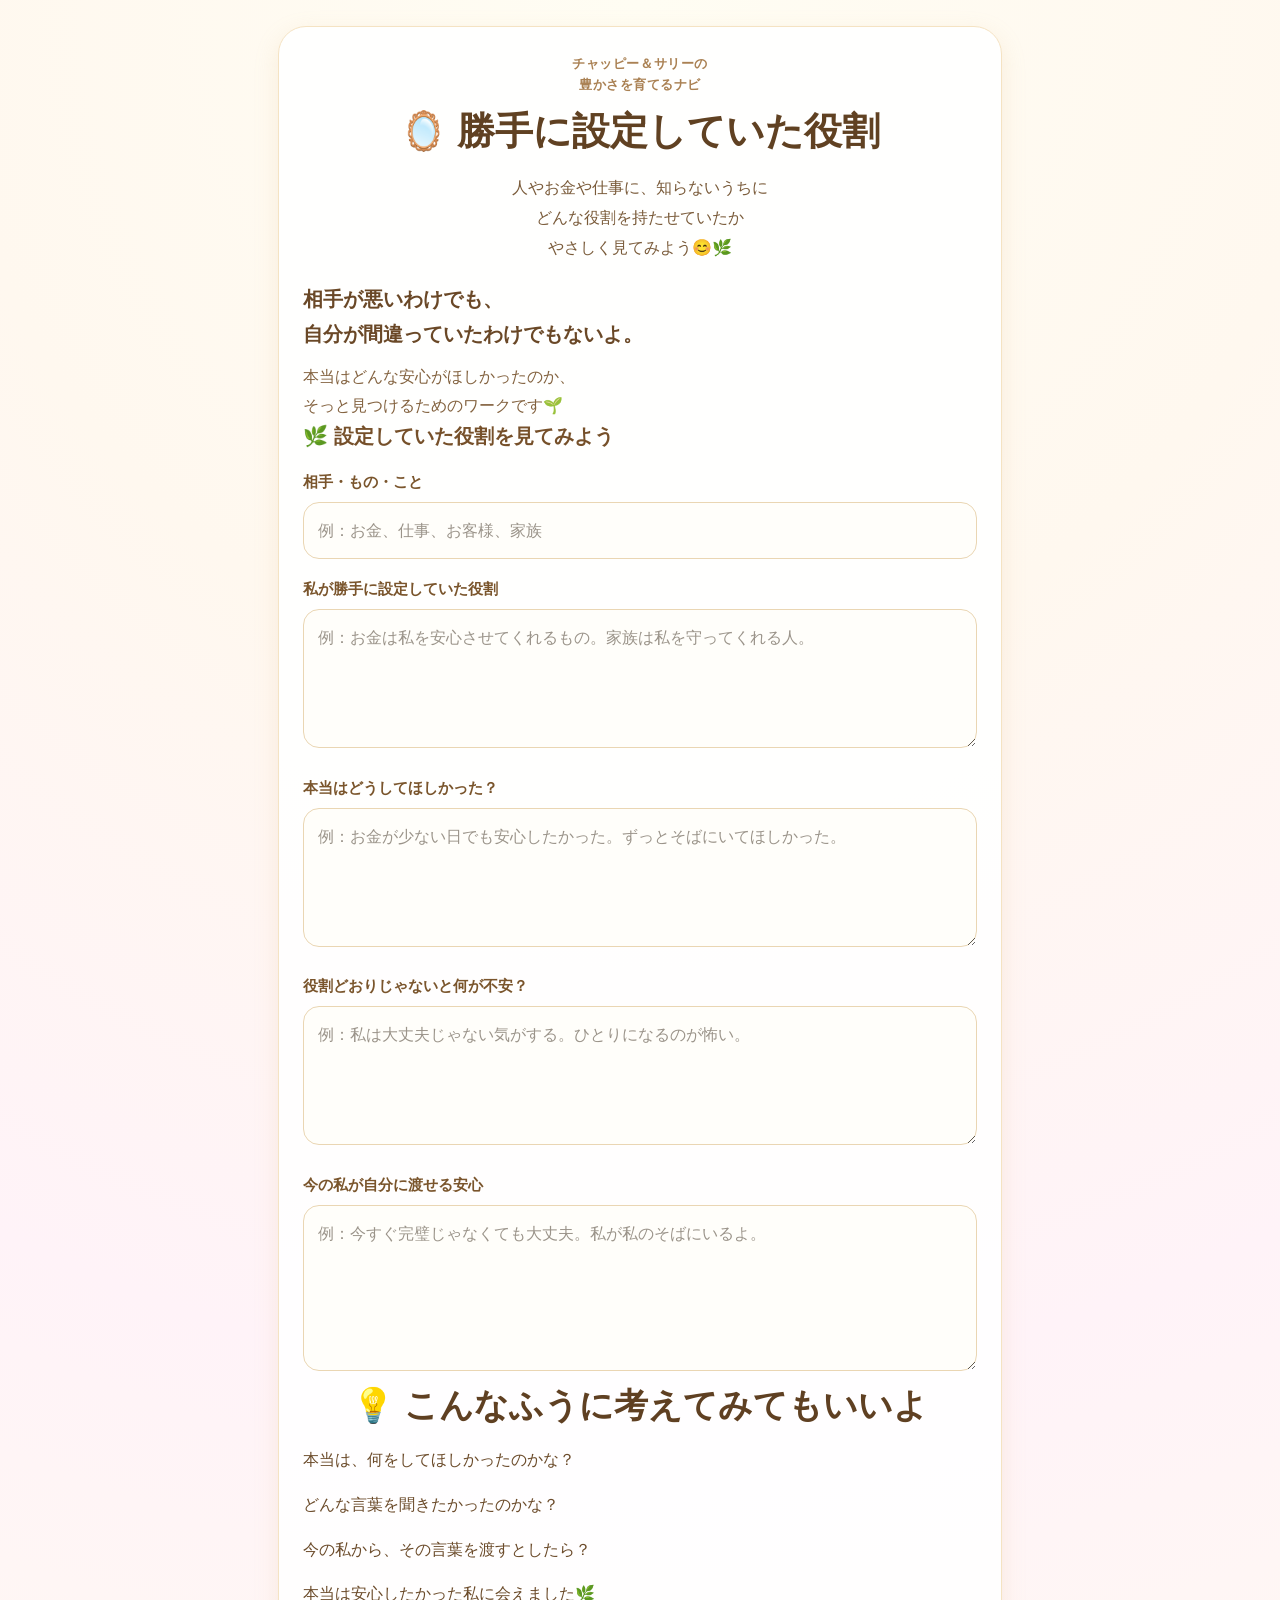
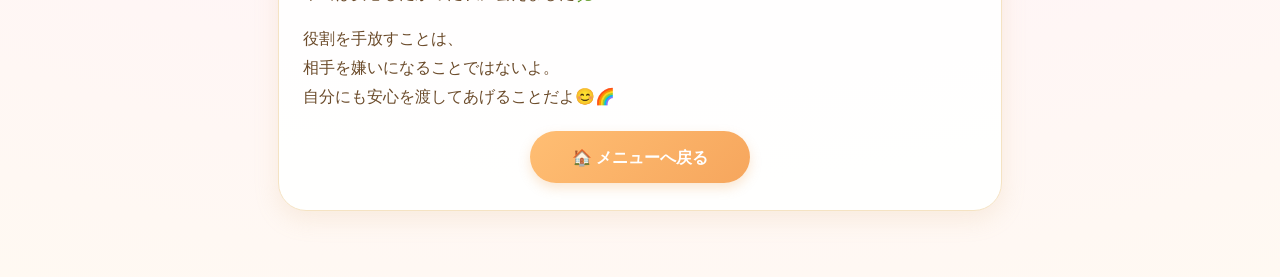
<file: role.html>
<!DOCTYPE html>
<html lang="ja">
<head>
  <meta charset="UTF-8">

  <meta
    name="viewport"
    content="width=device-width, initial-scale=1, viewport-fit=cover"
  >

  <title>勝手に設定していた役割｜豊かさを育てるナビ</title>

  <meta
    name="description"
    content="人やお金や仕事に無意識に設定していた役割に気づき、今の自分に安心を渡すワークです。"
  >

  <link rel="stylesheet" href="style.css">

  <script src="storage.js" defer></script>
</head>

<body>

  <div class="app">

    <main class="content-card">

      <!-- ページタイトル -->
      <header class="page-header">

        <p class="page-label">
          チャッピー＆サリーの<br>
          豊かさを育てるナビ
        </p>

        <h1 class="page-title">
          🪞 勝手に設定していた役割
        </h1>

        <p class="section-text">
          人やお金や仕事に、知らないうちに<br>
          どんな役割を持たせていたか<br>
          やさしく見てみよう😊🌿
        </p>

      </header>


      <!-- 説明 -->
      <section class="message-box">

        <p class="main-message">
          相手が悪いわけでも、<br>
          自分が間違っていたわけでもないよ。
        </p>

        <p class="sub-message">
          本当はどんな安心がほしかったのか、<br>
          そっと見つけるためのワークです🌱
        </p>

      </section>


      <!-- ワーク -->
      <section class="work-block">

        <h2 class="work-title">
          🌿 設定していた役割を見てみよう
        </h2>


        <label for="roleTarget">
          相手・もの・こと
        </label>

        <input
          type="text"
          id="roleTarget"
          placeholder="例：お金、仕事、お客様、家族"
        >


        <label for="roleSet">
          私が勝手に設定していた役割
        </label>

        <textarea
          id="roleSet"
          rows="4"
          placeholder="例：お金は私を安心させてくれるもの。家族は私を守ってくれる人。"
        ></textarea>


        <label for="roleWant">
          本当はどうしてほしかった？
        </label>

        <textarea
          id="roleWant"
          rows="4"
          placeholder="例：お金が少ない日でも安心したかった。ずっとそばにいてほしかった。"
        ></textarea>


        <label for="roleFear">
          役割どおりじゃないと何が不安？
        </label>

        <textarea
          id="roleFear"
          rows="4"
          placeholder="例：私は大丈夫じゃない気がする。ひとりになるのが怖い。"
        ></textarea>


        <label for="roleCare">
          今の私が自分に渡せる安心
        </label>

        <textarea
          id="roleCare"
          rows="5"
          placeholder="例：今すぐ完璧じゃなくても大丈夫。私が私のそばにいるよ。"
        ></textarea>

      </section>


      <!-- やさしい問いかけ -->
      <section class="hint-box">

        <h2 class="hint-title">
          💡 こんなふうに考えてみてもいいよ
        </h2>

        <p>
          本当は、何をしてほしかったのかな？
        </p>

        <p>
          どんな言葉を聞きたかったのかな？
        </p>

        <p>
          今の私から、その言葉を渡すとしたら？
        </p>

      </section>


      <!-- 終わりのメッセージ -->
      <section class="complete-box">

        <p class="complete-main">
          本当は安心したかった私に会えました🌿
        </p>

        <p>
          役割を手放すことは、<br>
          相手を嫌いになることではないよ。<br>
          自分にも安心を渡してあげることだよ😊🌈
        </p>

      </section>


      <!-- ページ移動ボタン -->
      <div class="page-buttons">

        <a
          href="index.html"
          class="back-home-btn"
        >
          🏠 メニューへ戻る
        </a>

      </div>

    </main>

  </div>

</body>
</html>
</file>
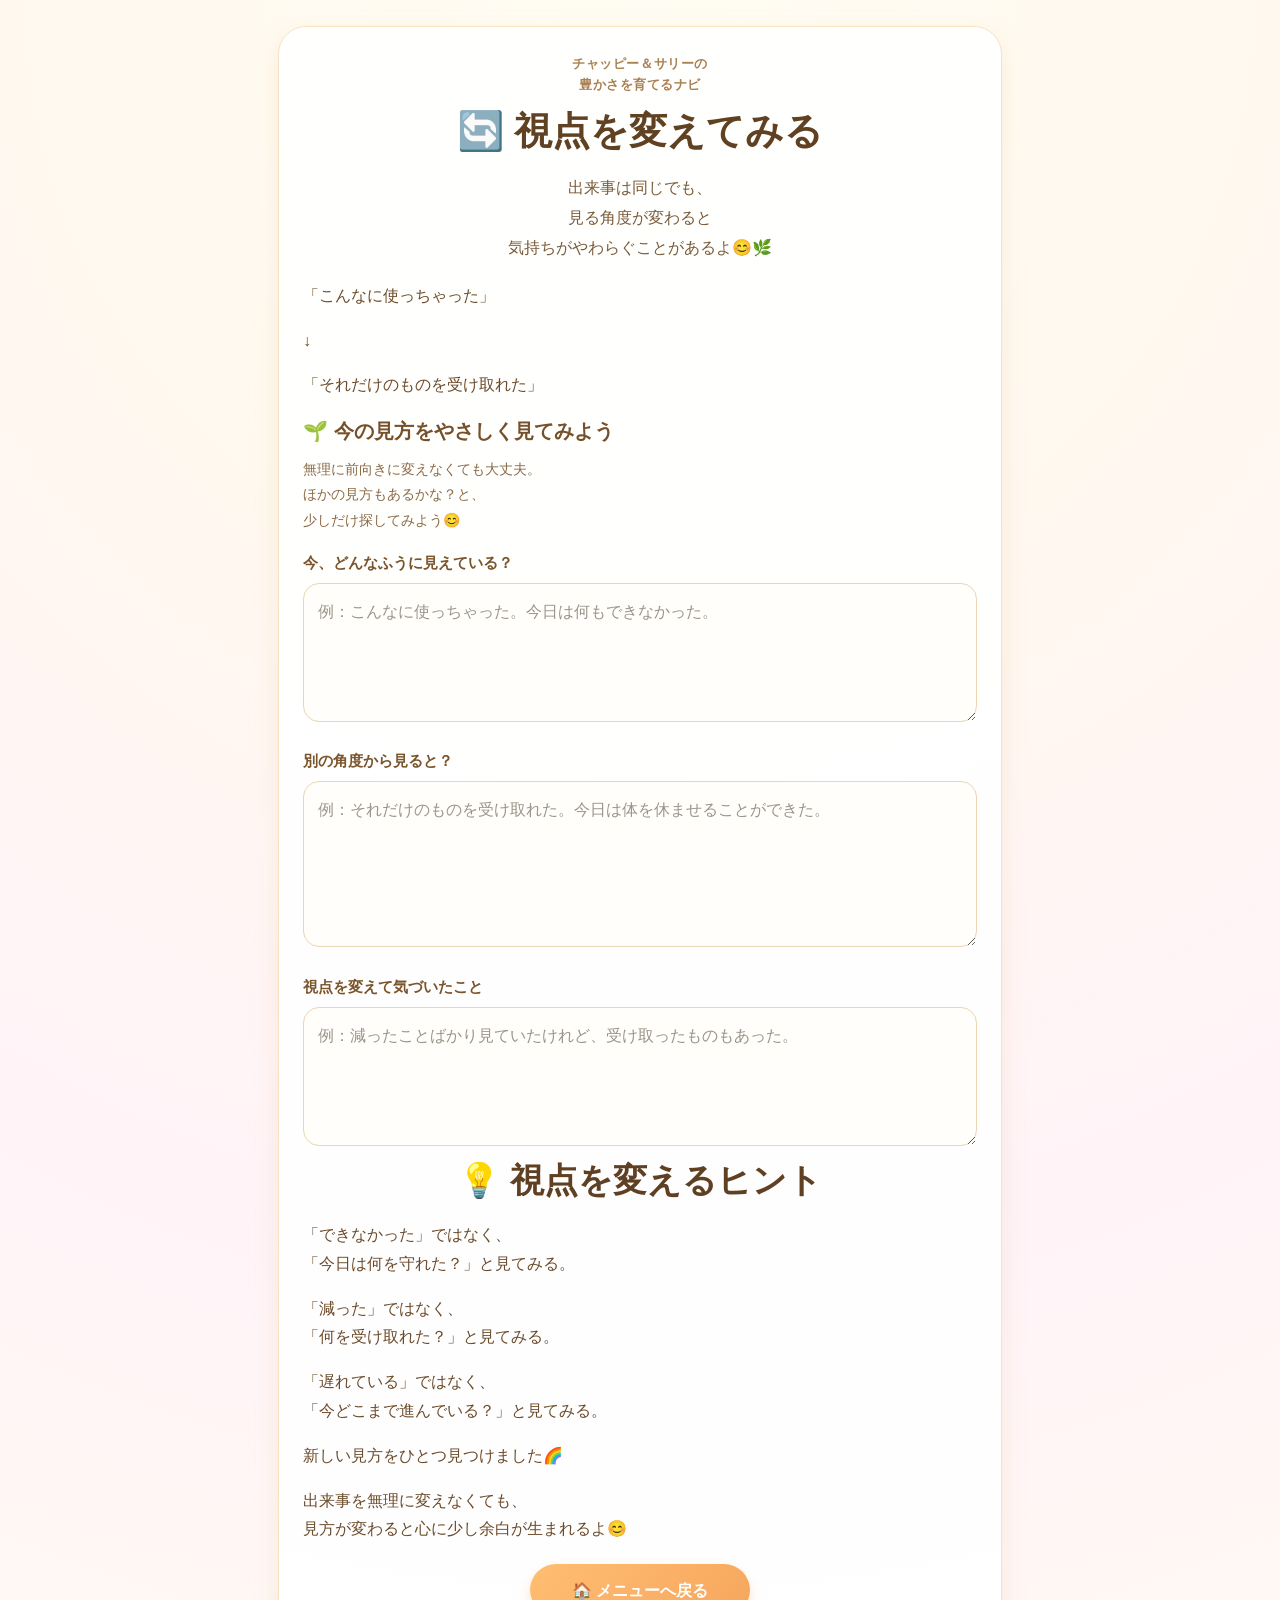
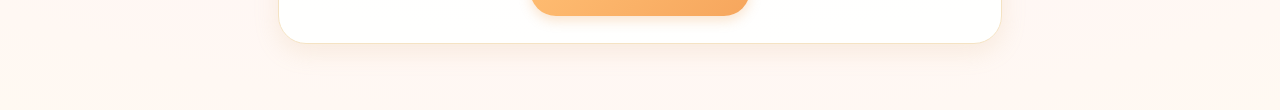
<file: shift.html>
<!DOCTYPE html>
<html lang="ja">
<head>
  <meta charset="UTF-8">

  <meta
    name="viewport"
    content="width=device-width, initial-scale=1, viewport-fit=cover"
  >

  <title>視点を変えてみる｜豊かさを育てるナビ</title>

  <meta
    name="description"
    content="出来事の見方をやさしく変えて、今ある安心や豊かさに気づくワークです。"
  >

  <link rel="stylesheet" href="style.css">

  <script src="storage.js" defer></script>
</head>

<body>

  <div class="app">

    <main class="content-card">

      <!-- ページタイトル -->
      <header class="page-header">

        <p class="page-label">
          チャッピー＆サリーの<br>
          豊かさを育てるナビ
        </p>

        <h1 class="page-title">
          🔄 視点を変えてみる
        </h1>

        <p class="section-text">
          出来事は同じでも、<br>
          見る角度が変わると<br>
          気持ちがやわらぐことがあるよ😊🌿
        </p>

      </header>


      <!-- 視点の例 -->
      <section class="example-box">

        <p class="example-before">
          「こんなに使っちゃった」
        </p>

        <p class="arrow-text">
          ↓
        </p>

        <p class="example-after">
          「それだけのものを受け取れた」
        </p>

      </section>


      <!-- ワーク -->
      <section class="work-block">

        <h2 class="work-title">
          🌱 今の見方をやさしく見てみよう
        </h2>

        <p class="mini-text">
          無理に前向きに変えなくても大丈夫。<br>
          ほかの見方もあるかな？と、<br>
          少しだけ探してみよう😊
        </p>


        <label for="beforeShift">
          今、どんなふうに見えている？
        </label>

        <textarea
          id="beforeShift"
          rows="4"
          placeholder="例：こんなに使っちゃった。今日は何もできなかった。"
        ></textarea>


        <label for="afterShift">
          別の角度から見ると？
        </label>

        <textarea
          id="afterShift"
          rows="5"
          placeholder="例：それだけのものを受け取れた。今日は体を休ませることができた。"
        ></textarea>


        <label for="shiftNotice">
          視点を変えて気づいたこと
        </label>

        <textarea
          id="shiftNotice"
          rows="4"
          placeholder="例：減ったことばかり見ていたけれど、受け取ったものもあった。"
        ></textarea>

      </section>


      <!-- やさしいヒント -->
      <section class="hint-box">

        <h2 class="hint-title">
          💡 視点を変えるヒント
        </h2>

        <p>
          「できなかった」ではなく、<br>
          「今日は何を守れた？」と見てみる。
        </p>

        <p>
          「減った」ではなく、<br>
          「何を受け取れた？」と見てみる。
        </p>

        <p>
          「遅れている」ではなく、<br>
          「今どこまで進んでいる？」と見てみる。
        </p>

      </section>


      <!-- 終わりのメッセージ -->
      <section class="complete-box">

        <p class="complete-main">
          新しい見方をひとつ見つけました🌈
        </p>

        <p>
          出来事を無理に変えなくても、<br>
          見方が変わると心に少し余白が生まれるよ😊
        </p>

      </section>


      <!-- ページ移動ボタン -->
      <div class="page-buttons">

        <a
          href="index.html"
          class="back-home-btn"
        >
          🏠 メニューへ戻る
        </a>
     
      </div>

    </main>

  </div>

</body>
</html>
</file>
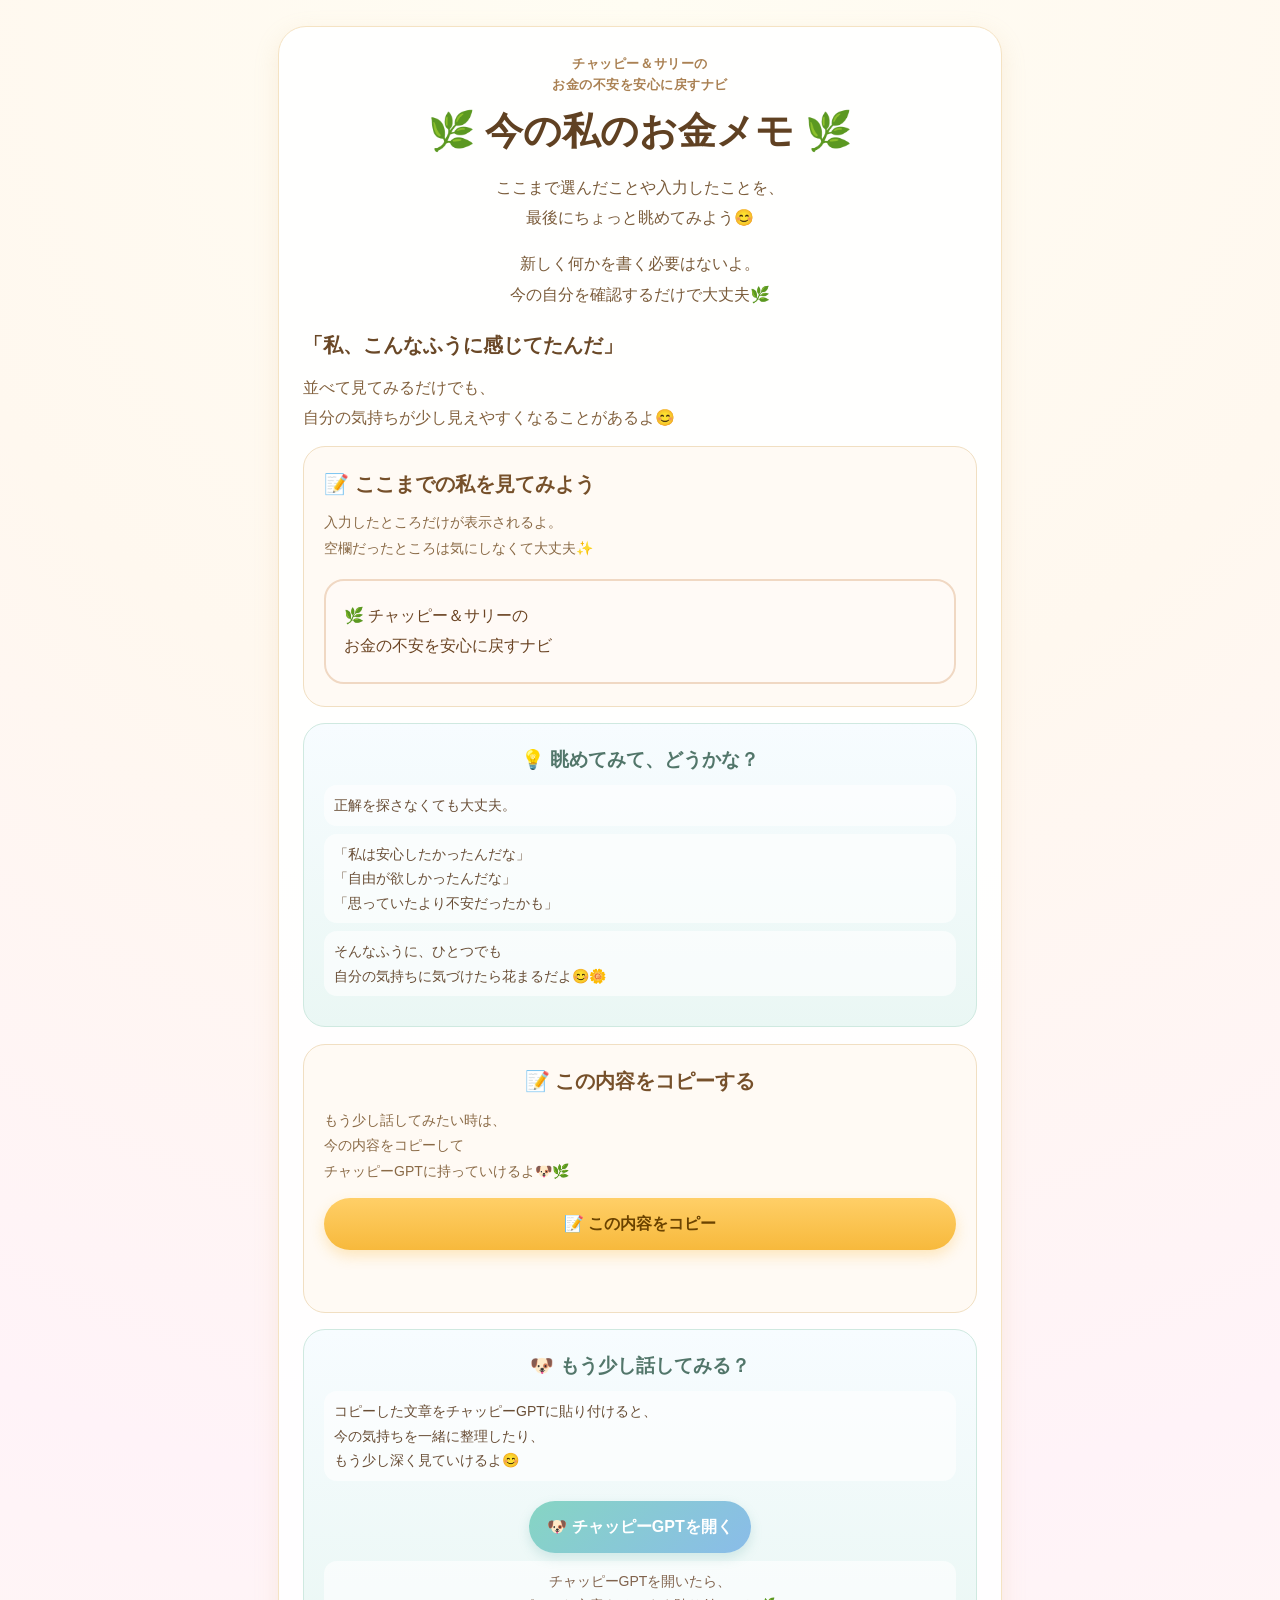
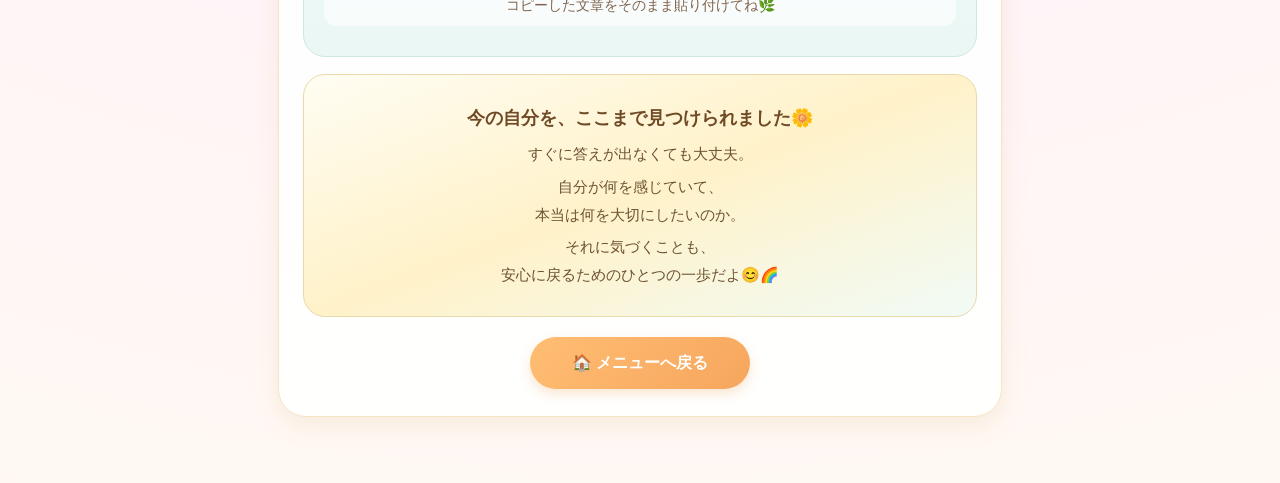
<file: summary.html>
<!DOCTYPE html>
<html lang="ja">
<head>
  <meta charset="UTF-8">

  <meta
    name="viewport"
    content="width=device-width, initial-scale=1, viewport-fit=cover"
  >

  <title>
    今の私のお金メモ｜お金の不安を安心に戻すナビ
  </title>

  <meta
    name="description"
    content="これまで選んだことや入力したことを、自分でやさしく振り返る最終確認ページです。"
  >

  <link rel="stylesheet" href="style.css">
  <link rel="stylesheet" href="pages.css">

  <script src="storage.js" defer></script>

  <style>
    .summary-result {
      margin-top: 18px;
      padding: 20px 18px;
      border: 2px solid #f0d8c3;
      border-radius: 20px;
      background: #fffaf6;
      color: #6b4423;
      font-size: 16px;
      line-height: 1.9;
      white-space: pre-wrap;
      text-align: left;
      word-break: break-word;
    }

    .summary-empty {
      text-align: center;
      color: #80634d;
    }

    .summary-guide {
      margin-top: 18px;
      padding: 16px;
      border-radius: 18px;
      background: #fffdf8;
      text-align: center;
      line-height: 1.8;
      color: #6b4423;
    }

    .gpt-note {
      margin-top: 12px;
      font-size: 14px;
      line-height: 1.7;
      text-align: center;
      color: #80634d;
    }
  </style>
</head>

<body>

  <div class="app">

    <main class="content-card">

      <!-- ページタイトル -->
      <header class="page-header">

        <p class="page-label">
          チャッピー＆サリーの<br>
          お金の不安を安心に戻すナビ
        </p>

        <h1 class="page-title">
          🌿 今の私のお金メモ 🌿
        </h1>

        <p class="section-text">
          ここまで選んだことや入力したことを、<br>
          最後にちょっと眺めてみよう😊
        </p>

        <p class="section-text">
          新しく何かを書く必要はないよ。<br>
          今の自分を確認するだけで大丈夫🌿
        </p>

      </header>


      <!-- メッセージ -->
      <section class="message-box">

        <p class="main-message">
          「私、こんなふうに感じてたんだ」
        </p>

        <p class="sub-message">
          並べて見てみるだけでも、<br>
          自分の気持ちが少し見えやすくなることがあるよ😊
        </p>

      </section>


      <!-- 最終確認 -->
      <section class="work-block">

        <h2 class="work-title">
          📝 ここまでの私を見てみよう
        </h2>

        <p class="mini-text">
          入力したところだけが表示されるよ。<br>
          空欄だったところは気にしなくて大丈夫✨
        </p>

        <div
          id="summaryResult"
          class="summary-result"
        >
          読み込み中です😊
        </div>

      </section>


      <!-- やさしい振り返り -->
      <section class="hint-box">

        <h2 class="hint-title">
          💡 眺めてみて、どうかな？
        </h2>

        <p>
          正解を探さなくても大丈夫。
        </p>

        <p>
          「私は安心したかったんだな」<br>
          「自由が欲しかったんだな」<br>
          「思っていたより不安だったかも」
        </p>

        <p>
          そんなふうに、ひとつでも<br>
          自分の気持ちに気づけたら花まるだよ😊🌼
        </p>

      </section>


      <!-- コピー -->
      <section class="action-section">

        <h2 class="action-title">
          📝 この内容をコピーする
        </h2>

        <p class="mini-text">
          もう少し話してみたい時は、<br>
          今の内容をコピーして<br>
          チャッピーGPTに持っていけるよ🐶🌿
        </p>

        <div class="action-buttons">

          <button
            id="copyBtn"
            class="main-btn"
            type="button"
          >
            📝 この内容をコピー
          </button>

        </div>

        <div
          id="noticeMessage"
          class="notice-message"
          aria-live="polite"
        ></div>

      </section>


      <!-- チャッピーGPT -->
      <section class="hint-box">

        <h2 class="hint-title">
          🐶 もう少し話してみる？
        </h2>

        <p>
          コピーした文章をチャッピーGPTに貼り付けると、<br>
          今の気持ちを一緒に整理したり、<br>
          もう少し深く見ていけるよ😊
        </p>

        <div class="page-buttons">

          <a
            id="openChappyBtn"
            href="https://chatgpt.com/g/g-6a521739bdc08191be5387b1993ba520-tiyatuhigpt"
            class="next-btn"
            target="_blank"
            rel="noopener noreferrer"
          >
            🐶 チャッピーGPTを開く
          </a>

        </div>

        <p class="gpt-note">
          チャッピーGPTを開いたら、<br>
          コピーした文章をそのまま貼り付けてね🌿
        </p>

      </section>


      <!-- 終わり -->
      <section class="complete-box">

        <p class="complete-main">
          今の自分を、ここまで見つけられました🌼
        </p>

        <p>
          すぐに答えが出なくても大丈夫。
        </p>

        <p>
          自分が何を感じていて、<br>
          本当は何を大切にしたいのか。
        </p>

        <p>
          それに気づくことも、<br>
          安心に戻るためのひとつの一歩だよ😊🌈
        </p>

      </section>


      <!-- メニューへ -->
      <div class="page-buttons">

        <a
          href="index.html"
          class="back-home-btn"
        >
          🏠 メニューへ戻る
        </a>

      </div>

    </main>

  </div>


  <script>
    "use strict";

    document.addEventListener(
      "DOMContentLoaded",
      () => {

        /* =====================================
           入力内容を画面に表示
        ====================================== */

        const summaryResult =
          document.getElementById(
            "summaryResult"
          );

        if (
          summaryResult &&
          typeof window.createSummaryText === "function"
        ) {

          const summaryText =
            window.createSummaryText();

          if (summaryText.trim()) {

            summaryResult.textContent =
              summaryText;

          } else {

            summaryResult.textContent =
              "まだ入力された内容はないみたい😊";

            summaryResult.classList.add(
              "summary-empty"
            );
          }
        }


        /* =====================================
           チャッピーGPTを開いたら
           次回用に入力内容をリセット
        ====================================== */

        const openChappyBtn =
          document.getElementById(
            "openChappyBtn"
          );

        if (openChappyBtn) {

          openChappyBtn.addEventListener(
            "click",
            () => {

              localStorage.removeItem(
                "chappySallyMoneySafetyNaviData"
              );

            }
          );
        }

      }
    );
  </script>

</body>
</html>
</file>
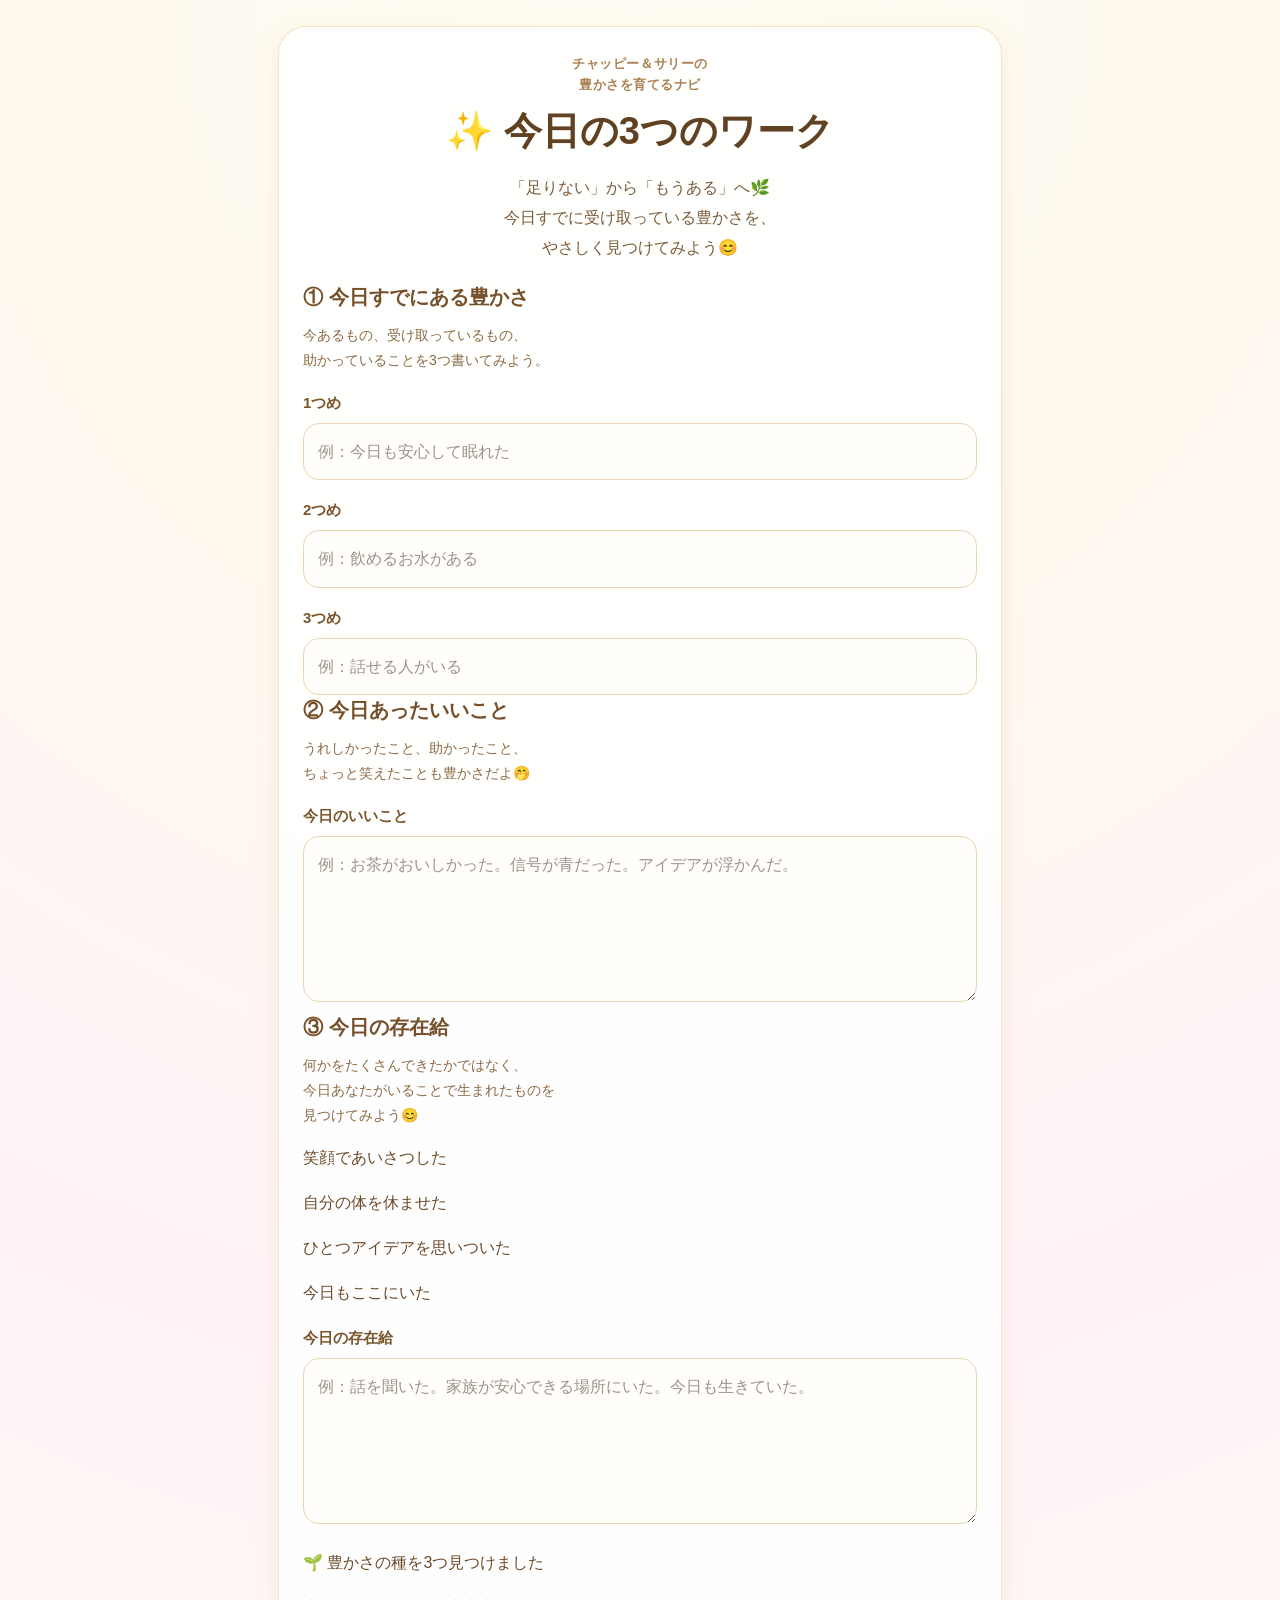
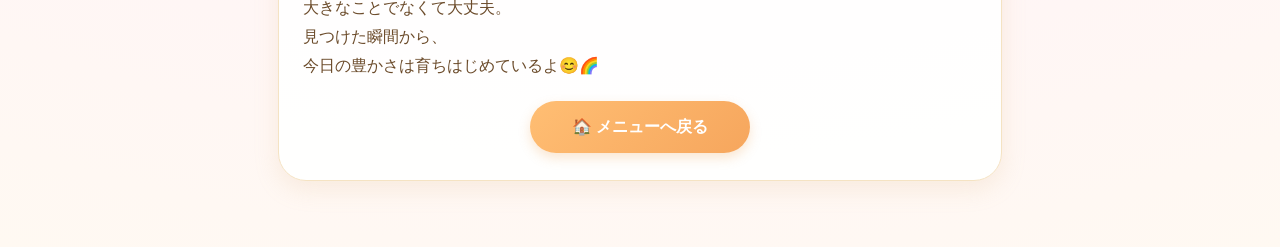
<file: work.html>
<!DOCTYPE html>
<html lang="ja">
<head>
  <meta charset="UTF-8">

  <meta
    name="viewport"
    content="width=device-width, initial-scale=1, viewport-fit=cover"
  >

  <title>今日の3つのワーク｜豊かさを育てるナビ</title>

  <meta
    name="description"
    content="今ある豊かさ、今日あったいいこと、今日の存在給を見つける3つのワークです。"
  >

  <link rel="stylesheet" href="style.css">

  <script src="storage.js" defer></script>
</head>

<body>

  <div class="app">

    <main class="content-card">

      <header class="page-header">

        <p class="page-label">
          チャッピー＆サリーの<br>
          豊かさを育てるナビ
        </p>

        <h1 class="page-title">
          ✨ 今日の3つのワーク
        </h1>

        <p class="section-text">
          「足りない」から「もうある」へ🌿<br>
          今日すでに受け取っている豊かさを、<br>
          やさしく見つけてみよう😊
        </p>

      </header>


      <!-- 1つめ -->
      <section class="work-block">

        <h2 class="work-title">
          ① 今日すでにある豊かさ
        </h2>

        <p class="mini-text">
          今あるもの、受け取っているもの、<br>
          助かっていることを3つ書いてみよう。
        </p>

        <label for="arutakasa1">
          1つめ
        </label>

        <input
          type="text"
          id="arutakasa1"
          placeholder="例：今日も安心して眠れた"
        >


        <label for="arutakasa2">
          2つめ
        </label>

        <input
          type="text"
          id="arutakasa2"
          placeholder="例：飲めるお水がある"
        >


        <label for="arutakasa3">
          3つめ
        </label>

        <input
          type="text"
          id="arutakasa3"
          placeholder="例：話せる人がいる"
        >

      </section>


      <!-- 2つめ -->
      <section class="work-block">

        <h2 class="work-title">
          ② 今日あったいいこと
        </h2>

        <p class="mini-text">
          うれしかったこと、助かったこと、<br>
          ちょっと笑えたことも豊かさだよ🤭
        </p>

        <label for="goodThing">
          今日のいいこと
        </label>

        <textarea
          id="goodThing"
          rows="5"
          placeholder="例：お茶がおいしかった。信号が青だった。アイデアが浮かんだ。"
        ></textarea>

      </section>


      <!-- 3つめ -->
      <section class="work-block">

        <h2 class="work-title">
          ③ 今日の存在給
        </h2>

        <p class="mini-text">
          何かをたくさんできたかではなく、<br>
          今日あなたがいることで生まれたものを<br>
          見つけてみよう😊
        </p>

        <div class="example-box existence-example">

          <p>
            笑顔であいさつした
          </p>

          <p>
            自分の体を休ませた
          </p>

          <p>
            ひとつアイデアを思いついた
          </p>

          <p>
            今日もここにいた
          </p>

        </div>

        <label for="sonzaikyu">
          今日の存在給
        </label>

        <textarea
          id="sonzaikyu"
          rows="5"
          placeholder="例：話を聞いた。家族が安心できる場所にいた。今日も生きていた。"
        ></textarea>

      </section>


      <!-- 終わりのメッセージ -->
      <section class="complete-box">

        <p class="complete-main">
          🌱 豊かさの種を3つ見つけました
        </p>

        <p>
          大きなことでなくて大丈夫。<br>
          見つけた瞬間から、<br>
          今日の豊かさは育ちはじめているよ😊🌈
        </p>

      </section>


      <!-- ボタン -->
      <div class="page-buttons">

        <a
          href="index.html"
          class="back-home-btn"
        >
          🏠 メニューへ戻る
        </a>

      </div>

    </main>

  </div>

</body>
</html>
</file>
<file: style.css>
*{
  box-sizing:border-box;
}

html{
  scroll-behavior:smooth;
}

body{
  margin:0;
  min-height:100vh;
  font-family:
    "Hiragino Kaku Gothic ProN",
    "Yu Gothic",
    "Meiryo",
    sans-serif;
  color:#6b4b2a;
  background:
    radial-gradient(
      circle at top,
      #fffdf3 0%,
      #fff8ef 35%,
      #fff3f8 70%,
      #fff9f2 100%
    );
  line-height:1.8;
}

img{
  display:block;
  max-width:100%;
}

button,
input,
textarea,
select{
  font:inherit;
}

button,
a{
  -webkit-tap-highlight-color:transparent;
}

button{
  cursor:pointer;
}

a{
  color:inherit;
  text-decoration:none;
}

h1,
h2,
h3,
p{
  overflow-wrap:anywhere;
}

.app{
  width:min(100%,760px);
  margin:0 auto;
  padding:20px 14px 40px;
}


/* ========================================
   共通カード
======================================== */

.hero-card,
.message-card,
.mission-card,
.menu-card,
.content-card,
.footer-card{
  margin-bottom:18px;
  padding:22px 18px;
  background:rgba(255,255,255,0.95);
  border:1px solid #f5e3c3;
  border-radius:28px;
  box-shadow:
    0 8px 24px rgba(214,180,120,0.18);
}


/* ========================================
   共通見出し
======================================== */

h2{
  margin:0 0 14px;
  color:#5f4022;
  font-size:clamp(23px,6vw,34px);
  line-height:1.45;
  text-align:center;
}

h3{
  margin:0 0 10px;
  color:#7a552c;
  font-size:20px;
  line-height:1.5;
}

.page-header{
  margin-bottom:18px;
  text-align:center;
}

.page-label{
  margin:0 0 8px;
  color:#aa8153;
  font-size:13px;
  font-weight:700;
  line-height:1.6;
  letter-spacing:0.04em;
}

.page-title{
  margin:0 0 14px;
  color:#604122;
  font-size:clamp(26px,7vw,38px);
  line-height:1.45;
}

.section-text{
  margin:0 0 16px;
  color:#7a5b3a;
  font-size:16px;
  line-height:1.9;
  text-align:center;
}

.mini-text{
  margin:0 0 12px;
  color:#8a6a46;
  font-size:14px;
  line-height:1.8;
}

.work-title{
  margin:0 0 10px;
  color:#76502a;
  font-size:20px;
  line-height:1.55;
  text-align:left;
}


/* ========================================
   入力欄
======================================== */

label{
  display:block;
  margin:16px 0 7px;
  color:#7a552c;
  font-size:15px;
  font-weight:700;
}

input[type="text"],
textarea,
select{
  width:100%;
  padding:14px;
  color:#6b4b2a;
  background:#fffefa;
  border:1.5px solid #ead6b3;
  border-radius:16px;
  outline:none;
  font-size:16px;
  line-height:1.7;
  transition:
    border-color 0.2s ease,
    box-shadow 0.2s ease,
    background 0.2s ease;
}

input[type="text"]:focus,
textarea:focus,
select:focus{
  background:#ffffff;
  border-color:#e8be65;
  box-shadow:
    0 0 0 4px rgba(232,190,101,0.18);
}

textarea{
  min-height:100px;
  resize:vertical;
}

select{
  padding-right:42px;
  appearance:none;
  -webkit-appearance:none;
  background-image:
    linear-gradient(
      45deg,
      transparent 50%,
      #b08246 50%
    ),
    linear-gradient(
      135deg,
      #b08246 50%,
      transparent 50%
    );
  background-position:
    calc(100% - 20px) calc(50% - 3px),
    calc(100% - 14px) calc(50% - 3px);
  background-size:6px 6px,6px 6px;
  background-repeat:no-repeat;
}

::placeholder{
  color:#9b948a;
  opacity:1;
}


/* ========================================
   共通ボタン
======================================== */

.main-btn,
.sub-btn,
.back-home-btn,
.next-btn,
.chat-btn{
  display:flex;
  align-items:center;
  justify-content:center;
  min-height:52px;
  padding:14px 18px;
  border:none;
  border-radius:999px;
  font-size:16px;
  font-weight:700;
  line-height:1.45;
  text-align:center;
  transition:
    transform 0.15s ease,
    opacity 0.15s ease,
    box-shadow 0.15s ease,
    filter 0.15s ease;
}

.main-btn{
  color:#6b4300;
  background:
    linear-gradient(
      180deg,
      #ffcf67 0%,
      #f7b93c 100%
    );
  box-shadow:
    0 6px 14px rgba(247,185,60,0.3);
}

.sub-btn{
  color:#8a6132;
  background:#fff4dc;
  border:1px solid #f0d49b;
  box-shadow:
    0 4px 10px rgba(232,201,137,0.16);
}

.back-home-btn{
  color:#ffffff;
  background:
    linear-gradient(
      135deg,
      #ffbe73,
      #f6a65d
    );
  box-shadow:
    0 5px 12px rgba(235,154,77,0.25);
}

.next-btn{
  color:#ffffff;
  background:
    linear-gradient(
      135deg,
      #86d5c3,
      #8abce9
    );
  box-shadow:
    0 5px 12px rgba(91,169,164,0.22);
}

.chat-btn{
  color:#ffffff;
  background:
    linear-gradient(
      135deg,
      #d99ae5,
      #a99be8
    );
  box-shadow:
    0 5px 13px rgba(161,126,205,0.25);
}

.main-btn:active,
.sub-btn:active,
.back-home-btn:active,
.next-btn:active,
.chat-btn:active{
  transform:scale(0.98);
  filter:brightness(0.99);
}


/* ========================================
   共通ボタン配置
======================================== */

.page-buttons{
  display:flex;
  flex-direction:column;
  gap:10px;
  margin-top:20px;
}

.action-buttons{
  display:flex;
  flex-direction:column;
  gap:10px;
  margin-top:14px;
}


/* ========================================
   メッセージ
======================================== */

.main-message{
  margin:0 0 10px;
  color:#6a4827;
  font-size:20px;
  font-weight:700;
  line-height:1.75;
}

.sub-message{
  margin:0;
  color:#83623f;
  font-size:16px;
  line-height:1.85;
}

.notice-message{
  min-height:28px;
  margin-top:12px;
  color:#8a6334;
  font-size:15px;
  font-weight:700;
  line-height:1.7;
  text-align:center;
}


/* ========================================
   非表示
======================================== */

.hidden{
  display:none !important;
}


/* ========================================
   タブレット・PC
======================================== */

@media (min-width:640px){

  .app{
    padding:26px 18px 48px;
  }

  .hero-card,
  .message-card,
  .mission-card,
  .menu-card,
  .content-card,
  .footer-card{
    padding:27px 24px;
  }

  .page-buttons{
    flex-direction:row;
    justify-content:center;
  }

  .page-buttons a,
  .page-buttons button{
    min-width:220px;
  }

  .action-buttons{
    flex-direction:row;
    flex-wrap:wrap;
  }

  .action-buttons .main-btn,
  .action-buttons .sub-btn,
  .action-buttons .chat-btn{
    flex:1 1 190px;
  }
}


/* ========================================
   スマホ
======================================== */

@media (max-width:480px){

  .app{
    padding:14px 10px 30px;
  }

  .hero-card,
  .message-card,
  .mission-card,
  .menu-card,
  .content-card,
  .footer-card{
    border-radius:24px;
  }

  .content-card{
    padding:20px 14px;
  }

  .page-title{
    font-size:25px;
  }

  h2{
    font-size:22px;
  }

  h3,
  .work-title{
    font-size:18px;
  }

  .main-message{
    font-size:19px;
  }

  .main-btn,
  .sub-btn,
  .back-home-btn,
  .next-btn,
  .chat-btn{
    width:100%;
  }

  input[type="text"],
  textarea,
  select{
    font-size:16px;
  }
}
</file>
<file: pages.css>
/* ========================================
   ワークブロック
======================================== */

.work-block{
  margin-top:14px;
  padding:18px 15px;
  background:#fffaf4;
  border:1px solid #f1dfc2;
  border-radius:22px;
}


/* ========================================
   視点変更・存在給の例
======================================== */

.example-box{
  margin:14px 0;
  padding:18px 14px;
  color:#76522c;
  background:
    linear-gradient(
      180deg,
      #fffdf8 0%,
      #fff3dd 100%
    );
  border:1px solid #f0ddb7;
  border-radius:22px;
  font-weight:700;
  text-align:center;
}

.example-box p{
  margin:5px 0;
}

.example-before{
  color:#8c6745;
}

.example-after{
  color:#5d815f;
  font-size:18px;
}

.arrow-text{
  color:#d39a35;
  font-size:24px;
}

.existence-example{
  margin-bottom:16px;
  font-size:14px;
  font-weight:600;
}


/* ========================================
   ヒント
======================================== */

.hint-box{
  margin-top:16px;
  padding:18px 15px;
  color:#694e36;
  background:
    linear-gradient(
      180deg,
      #f7fcff 0%,
      #eaf7f4 100%
    );
  border:1px solid #cfe9e0;
  border-radius:22px;
}

.hint-title{
  margin:0 0 12px;
  color:#52766a;
  font-size:19px;
  text-align:center;
}

.hint-box p{
  margin:8px 0;
  padding:8px 10px;
  background:rgba(255,255,255,0.65);
  border-radius:13px;
  font-size:14px;
  line-height:1.75;
}


/* ========================================
   お金の受け取りメモ
======================================== */

.money-message-box{
  margin-bottom:14px;
  padding:18px 15px;
  color:#755027;
  background:
    linear-gradient(
      180deg,
      #fffbe8 0%,
      #fff0bd 100%
    );
  border:1px solid #ecd58f;
  border-radius:22px;
  text-align:center;
}

.money-message-box .main-message{
  margin-bottom:8px;
}

.money-message-box .sub-message{
  color:#7d5a28;
}

.soft-note-box{
  margin-top:16px;
  padding:17px 15px;
  color:#76604b;
  background:
    linear-gradient(
      180deg,
      #fffdfb 0%,
      #f7f2ed 100%
    );
  border:1px solid #e5dad0;
  border-radius:22px;
  font-size:14px;
  line-height:1.85;
  text-align:center;
}

.soft-note-box p{
  margin:6px 0;
}


/* ========================================
   終わりのメッセージ
======================================== */

.complete-box{
  margin-top:17px;
  padding:18px 15px;
  color:#6d5230;
  background:
    linear-gradient(
      160deg,
      #fffdf3 0%,
      #fff2c9 50%,
      #f1fbf6 100%
    );
  border:1px solid #ead9ac;
  border-radius:22px;
  text-align:center;
}

.complete-box p{
  margin:5px 0;
  font-size:15px;
  line-height:1.85;
}

.complete-main{
  color:#6f4a24;
  font-size:18px !important;
  font-weight:700;
}


/* ========================================
   豊かさ度
======================================== */

input[type="range"]{
  width:100%;
  margin-top:10px;
  accent-color:#f3bf59;
}

.meter-text{
  margin:8px 0 0;
  color:#8a6334;
  font-size:18px;
  font-weight:700;
  text-align:center;
}


/* ========================================
   今日のまとめ
======================================== */

.summary-message{
  margin-top:16px;
  padding:17px 14px;
  background:
    linear-gradient(
      180deg,
      #fffdf8 0%,
      #fff1d5 100%
    );
  border:1px solid #f2dfb8;
  border-radius:20px;
}

.summary-message p{
  margin:0;
  color:#6f4a24;
  font-size:20px;
  font-weight:700;
  line-height:1.8;
  text-align:center;
}

.action-section{
  margin-top:17px;
  padding:18px 15px;
  background:#fffaf4;
  border:1px solid #f1dfc2;
  border-radius:22px;
}

.action-title{
  margin:0 0 12px;
  color:#76502a;
  font-size:20px;
}


/* ========================================
   ページごとの雰囲気
======================================== */

body:has(.existence-example) .content-card{
  background:
    linear-gradient(
      180deg,
      rgba(255,255,255,0.97) 0%,
      rgba(255,251,242,0.97) 100%
    );
}

body:has(.example-before) .content-card{
  background:
    linear-gradient(
      180deg,
      rgba(255,255,255,0.97) 0%,
      rgba(248,245,255,0.97) 100%
    );
}

body:has(.money-message-box) .content-card{
  background:
    linear-gradient(
      180deg,
      rgba(255,255,255,0.97) 0%,
      rgba(255,251,233,0.97) 100%
    );
}

body:has(#todayMeter) .content-card{
  background:
    linear-gradient(
      180deg,
      rgba(255,255,255,0.97) 0%,
      rgba(247,253,250,0.97) 100%
    );
}


/* ========================================
   タブレット・PC
======================================== */

@media (min-width:640px){

  .work-block,
  .hint-box,
  .complete-box,
  .action-section{
    padding:22px 20px;
  }

}


/* ========================================
   スマホ
======================================== */

@media (max-width:480px){

  .work-block,
  .hint-box,
  .complete-box,
  .action-section,
  .soft-note-box,
  .money-message-box{
    padding:16px 13px;
  }

  .example-box{
    padding:16px 12px;
  }

  .summary-message p{
    font-size:18px;
  }

}
</file>
